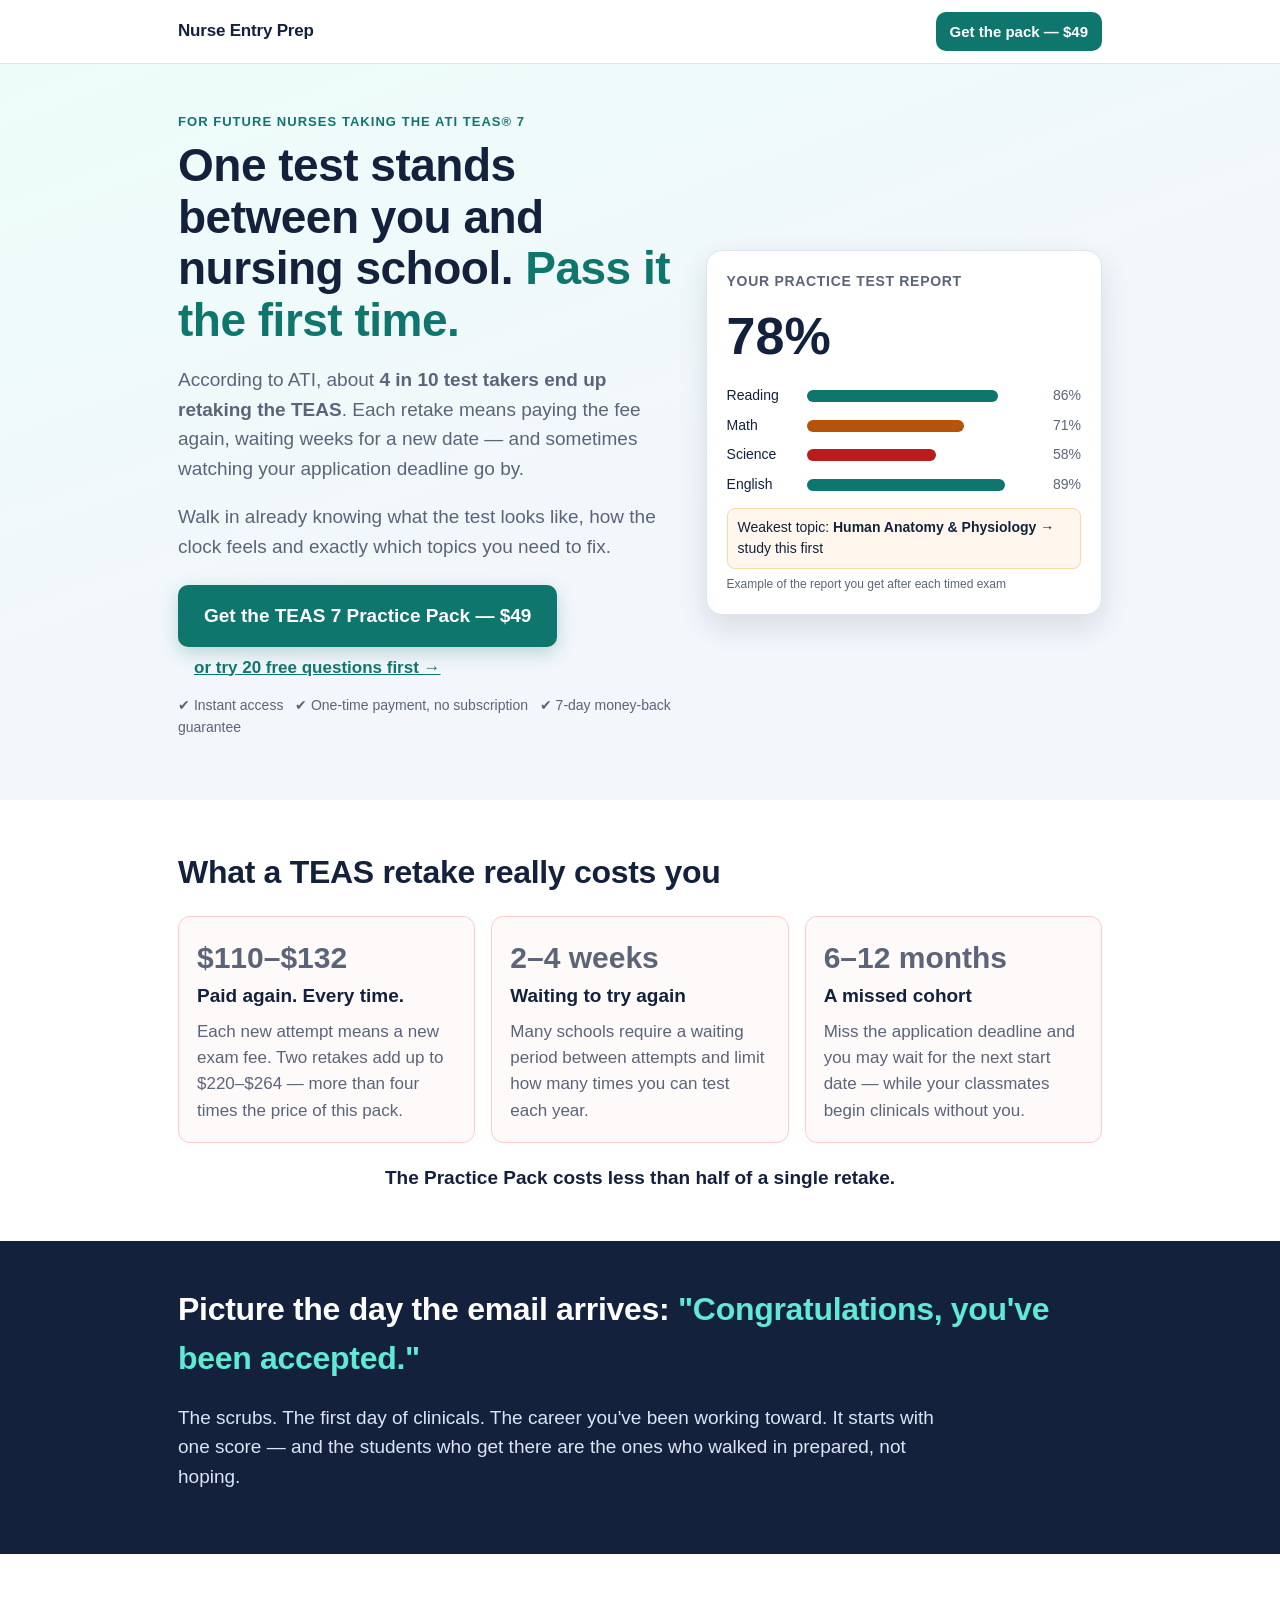
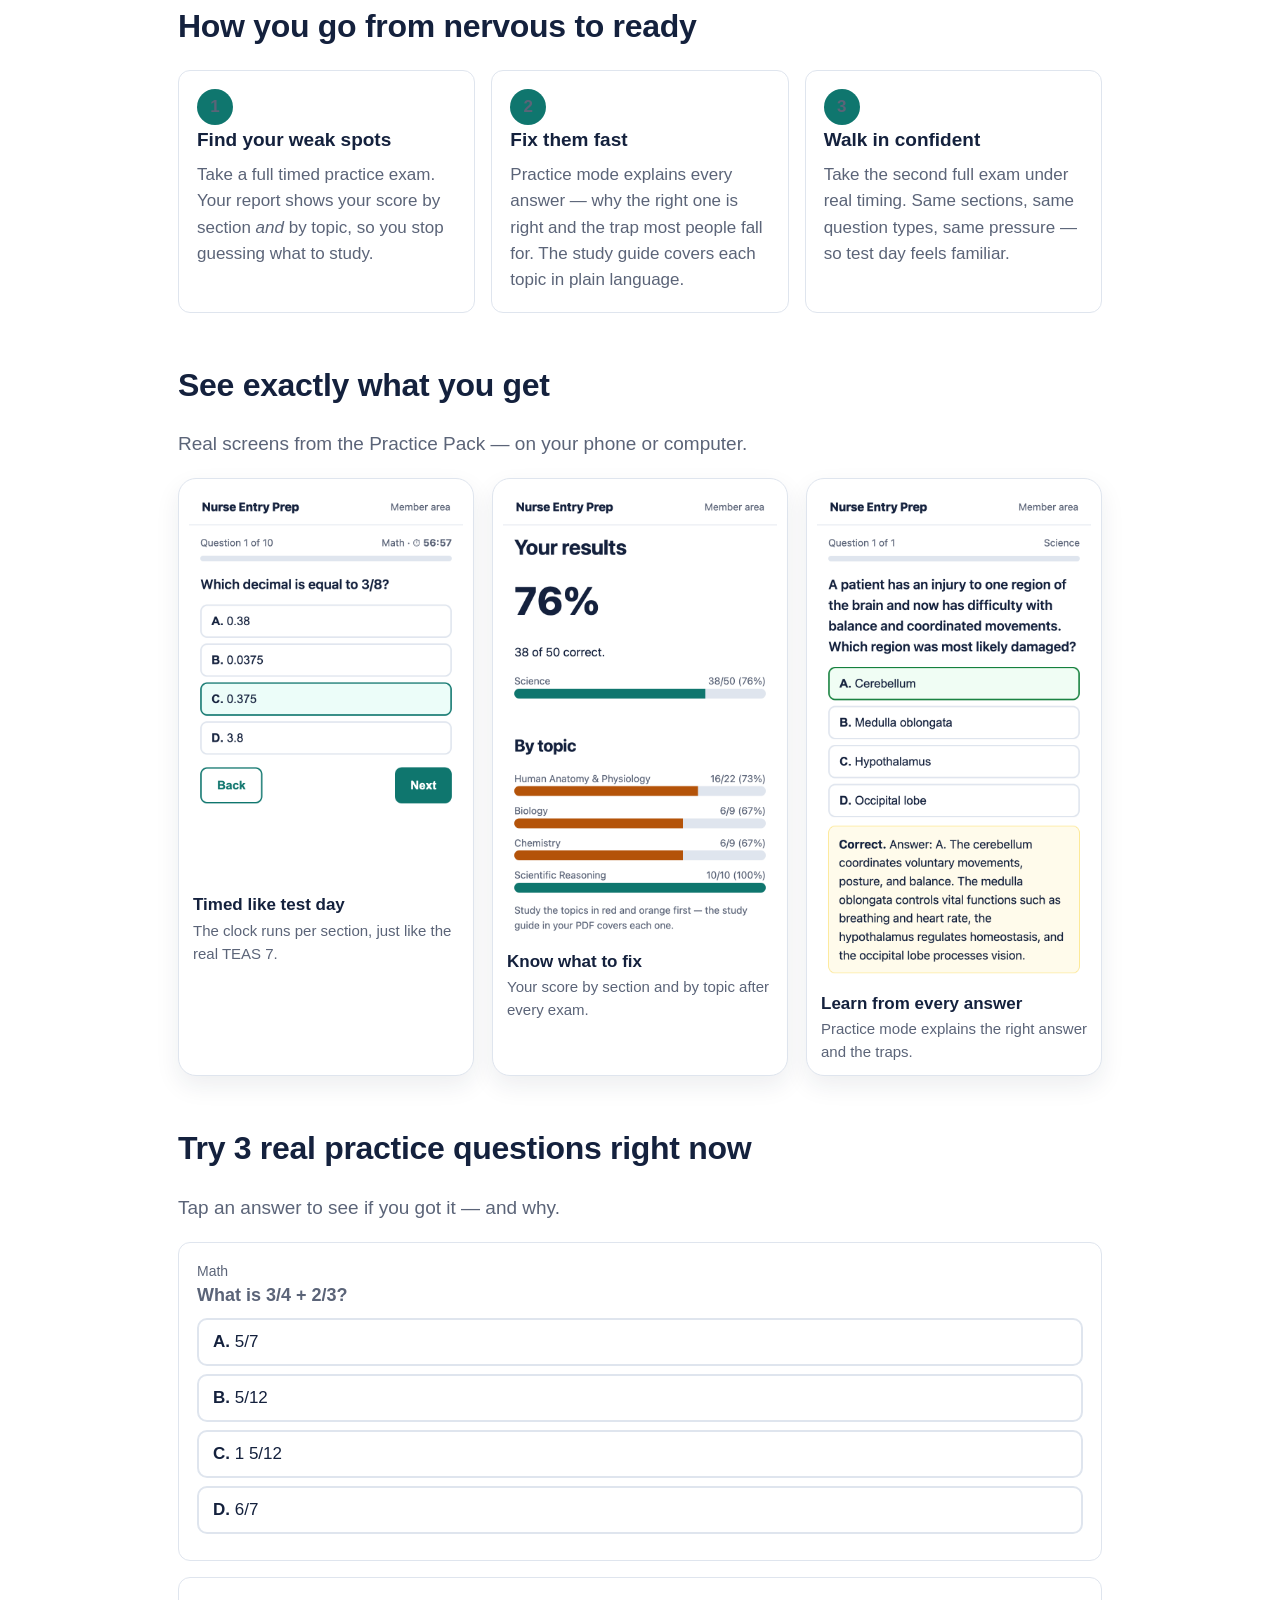
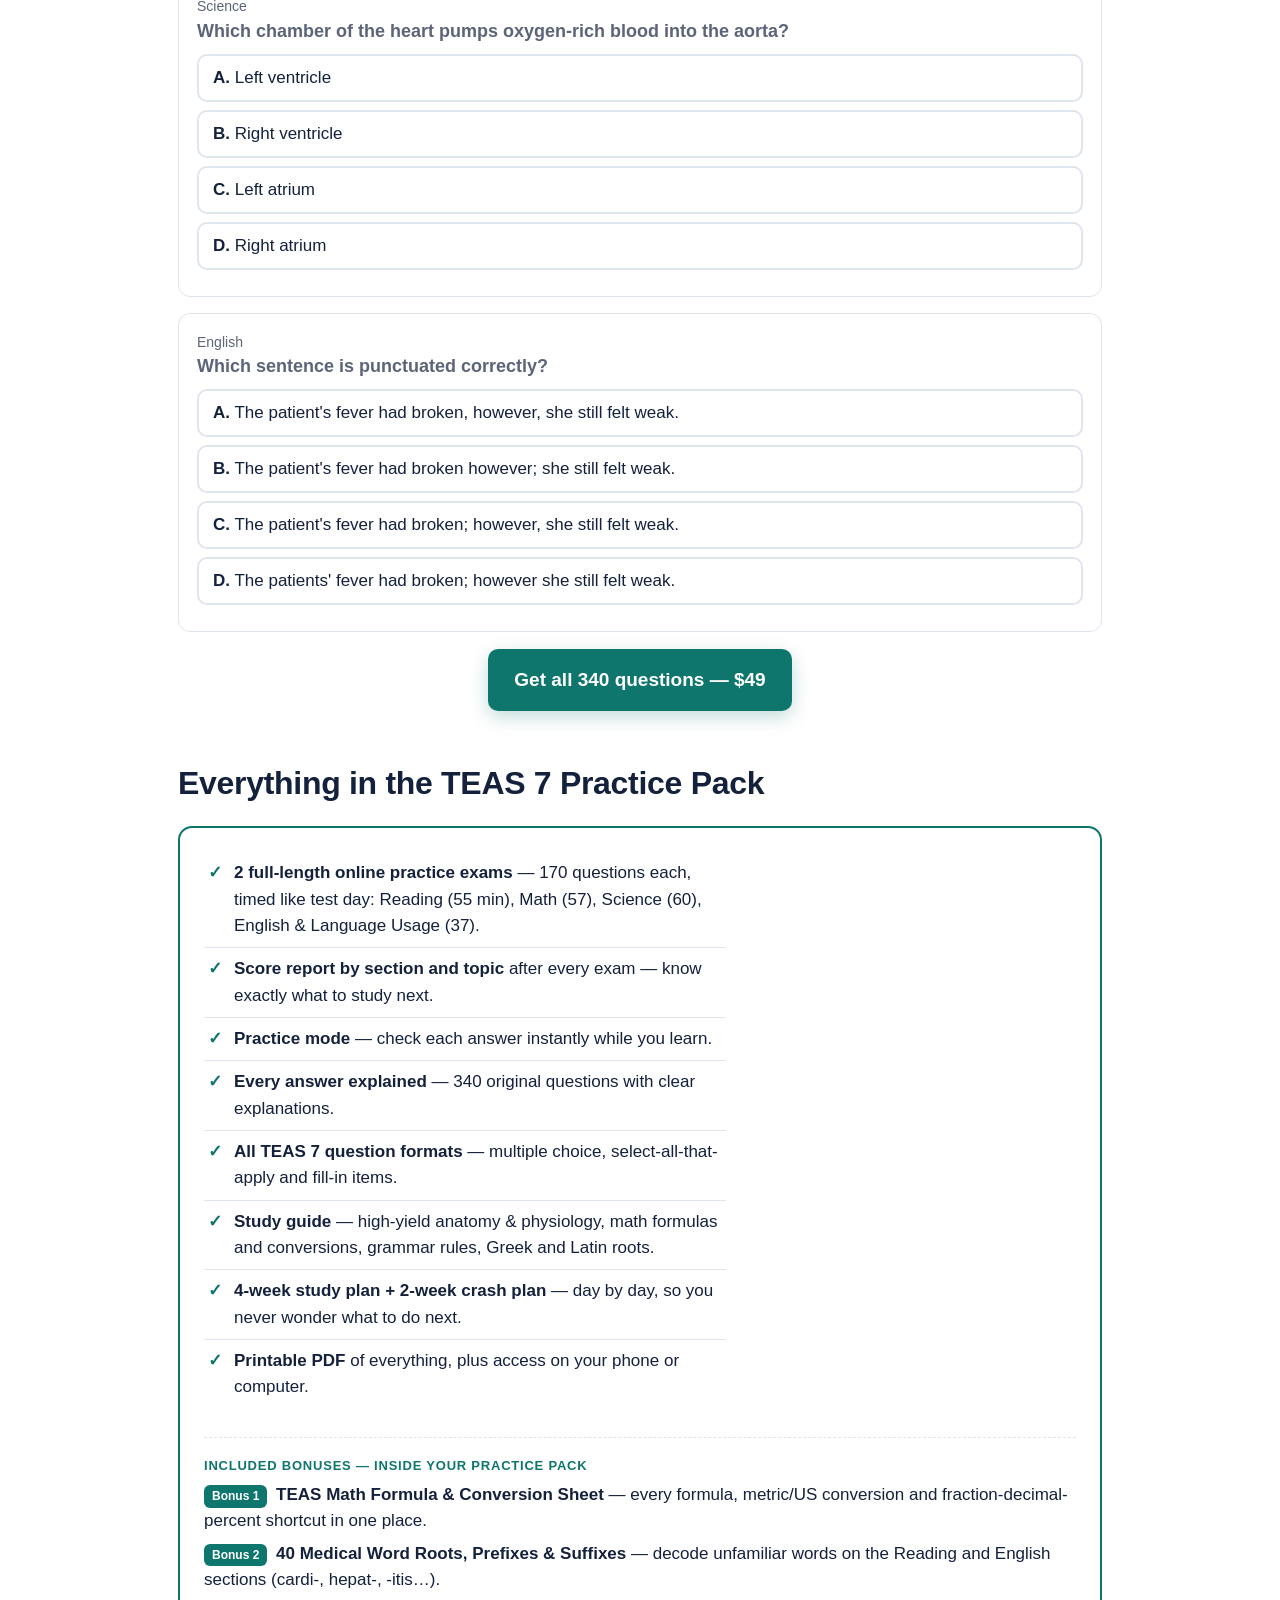
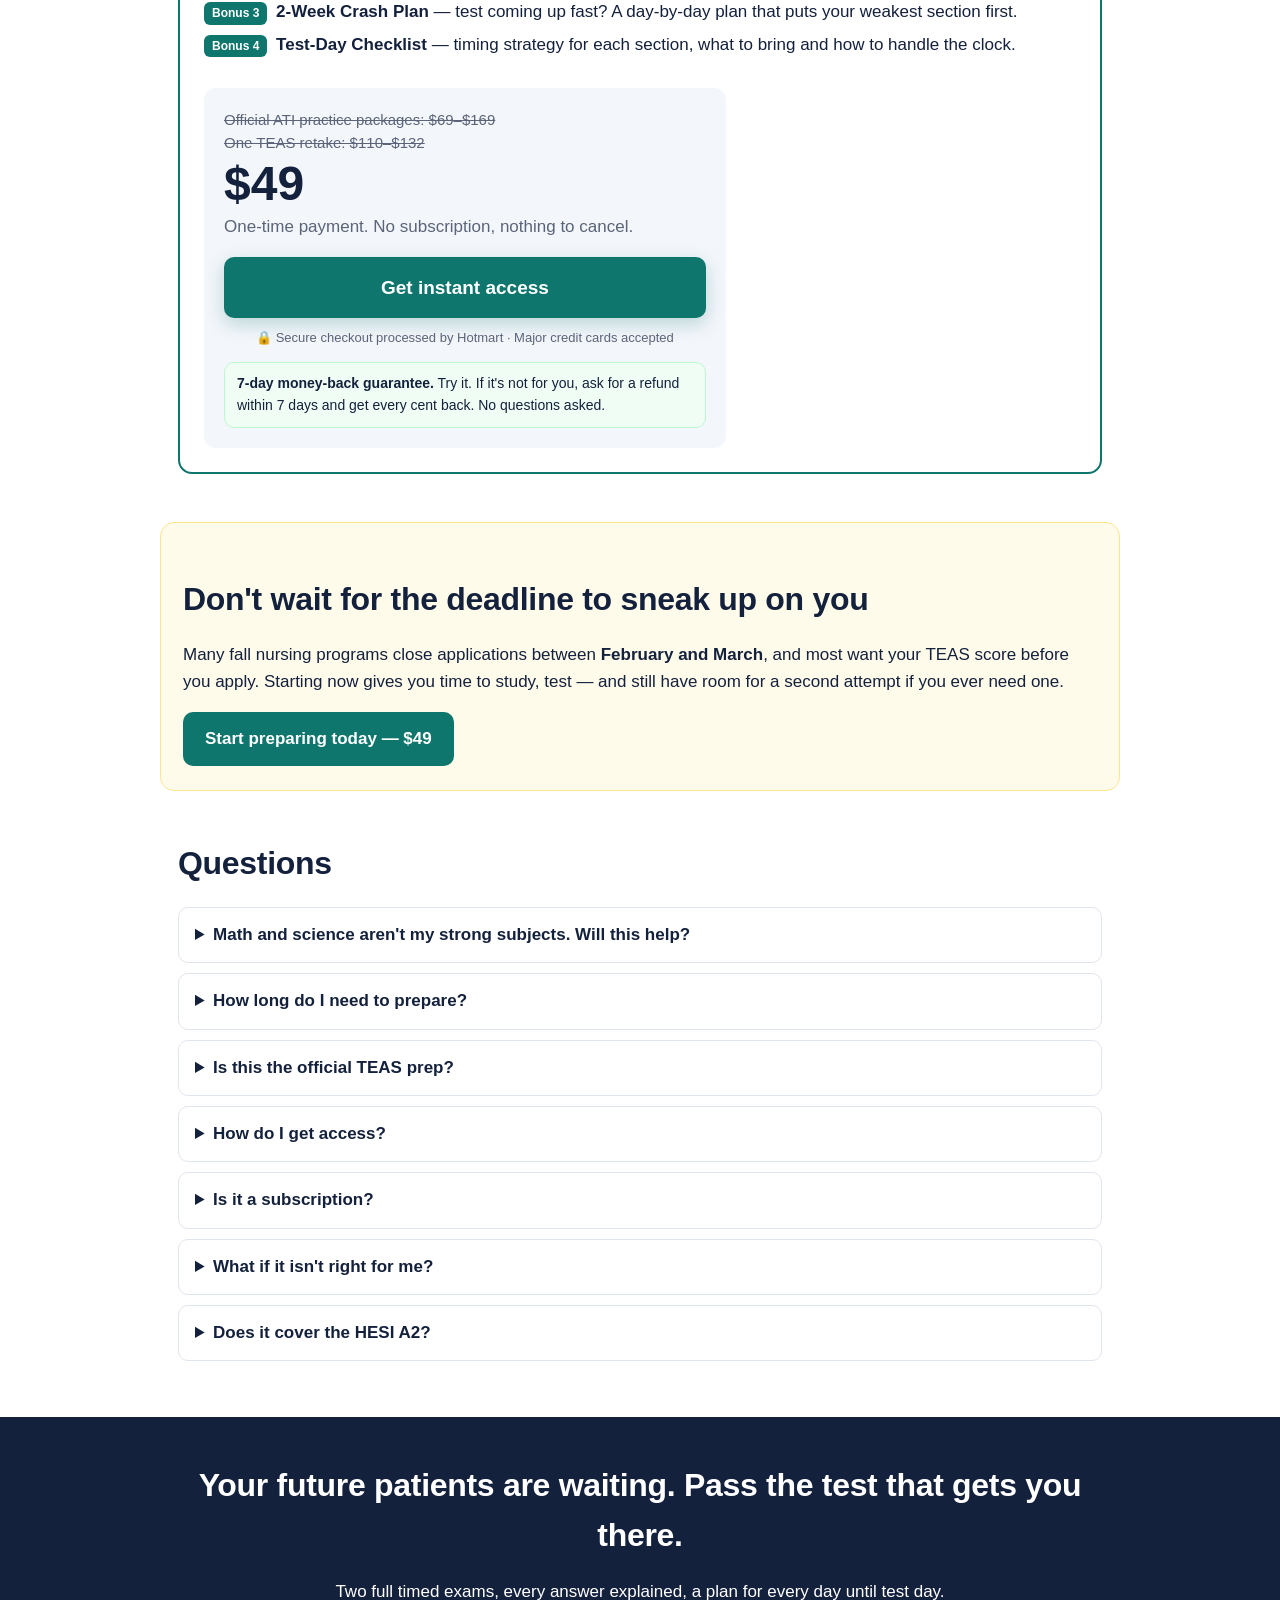
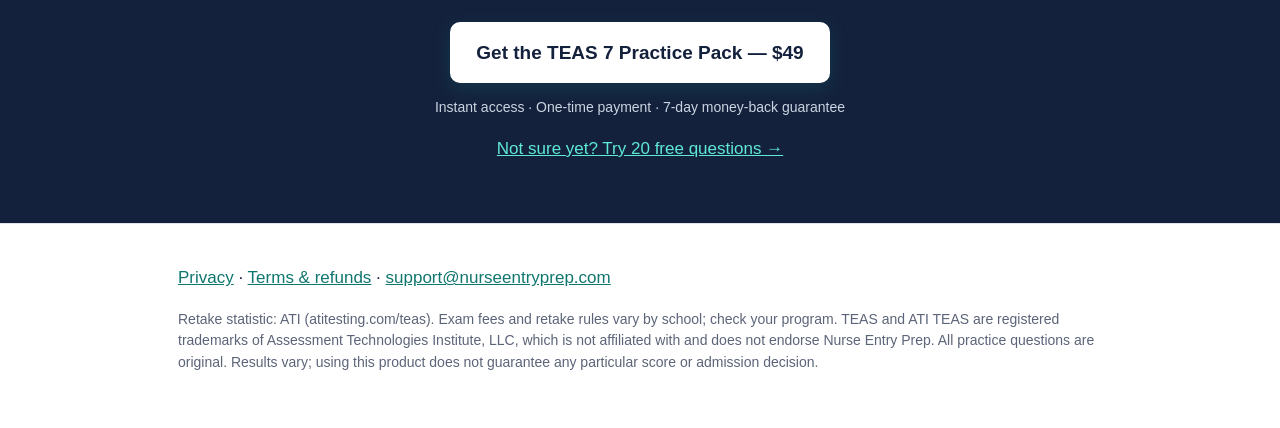
<file: index.html>
<!doctype html>
<html lang="en">
<head>
<meta charset="utf-8">
<meta name="viewport" content="width=device-width, initial-scale=1">
<title>TEAS 7 Practice Tests &amp; Study Guide | Nurse Entry Prep</title>
<meta name="description" content="Pass the TEAS 7 the first time. Two full-length timed practice exams with score reports, every answer explained, study guide and 4-week plan. One-time $49.">
<link rel="canonical" href="https://nurseentryprep.com/">
<link rel="stylesheet" href="style.css?v=6">
<script async src="https://www.googletagmanager.com/gtag/js?id=AW-18529758132"></script>
<script>window.dataLayer=window.dataLayer||[];function gtag(){dataLayer.push(arguments);}gtag('js',new Date());gtag('config','AW-18529758132');</script>
<link rel="icon" href="/favicon.svg" type="image/svg+xml">
<link rel="icon" href="/favicon.png" type="image/png">
<link rel="apple-touch-icon" href="/apple-touch-icon.png">
<meta property="og:site_name" content="Nurse Entry Prep">
<meta property="og:title" content="TEAS 7 Practice Tests &amp; Study Guide | Nurse Entry Prep">
<meta property="og:description" content="Two full-length timed TEAS 7 practice exams with score reports, every answer explained, study guide and 4-week plan. One-time $49.">
<meta property="og:image" content="https://nurseentryprep.com/img/og.png">
<meta property="og:type" content="website">
<meta name="twitter:card" content="summary_large_image">
</head>
<body>
<header class="top">
  <div class="wrap row">
    <a class="brand" href="index.html">Nurse Entry Prep</a>
    <a class="btn small" href="https://pay.hotmart.com/X108135579B" data-checkout>Get the pack — $49</a>
  </div>
</header>

<main>
<section class="hero hero2">
  <div class="wrap hero-grid">
    <div>
      <p class="eyebrow">For future nurses taking the ATI TEAS® 7</p>
      <h1>One test stands between you and nursing school. <span class="hl">Pass it the first time.</span></h1>
      <p class="lead">According to ATI, about <strong>4 in 10 test takers end up retaking the TEAS</strong>. Each retake means paying the fee again, waiting weeks for a new date — and sometimes watching your application deadline go by.</p>
      <p class="lead">Walk in already knowing what the test looks like, how the clock feels and exactly which topics you need to fix.</p>
      <div class="cta-row">
        <a class="btn big" href="https://pay.hotmart.com/X108135579B" data-checkout>Get the TEAS 7 Practice Pack — $49</a>
        <a class="link" href="diagnostic.html">or try 20 free questions first →</a>
      </div>
      <p class="fine">✔ Instant access &nbsp; ✔ One-time payment, no subscription &nbsp; ✔ 7-day money-back guarantee</p>
    </div>
    <div class="report-mock" aria-label="Example score report">
      <p class="mock-title">Your practice test report</p>
      <div class="mock-score">78%</div>
      <div class="mbar"><span>Reading</span><b style="width:86%"></b><em>86%</em></div>
      <div class="mbar"><span>Math</span><b class="mid" style="width:71%"></b><em>71%</em></div>
      <div class="mbar"><span>Science</span><b class="low" style="width:58%"></b><em>58%</em></div>
      <div class="mbar"><span>English</span><b style="width:89%"></b><em>89%</em></div>
      <p class="mock-tip">Weakest topic: <strong>Human Anatomy &amp; Physiology</strong> → study this first</p>
      <p class="mock-note">Example of the report you get after each timed exam</p>
    </div>
  </div>
</section>

<section class="wrap pain">
  <h2>What a TEAS retake really costs you</h2>
  <div class="grid3">
    <div class="card warn"><p class="big-num">$110–$132</p><h3>Paid again. Every time.</h3><p>Each new attempt means a new exam fee. Two retakes add up to $220–$264 — more than four times the price of this pack.</p></div>
    <div class="card warn"><p class="big-num">2–4 weeks</p><h3>Waiting to try again</h3><p>Many schools require a waiting period between attempts and limit how many times you can test each year.</p></div>
    <div class="card warn"><p class="big-num">6–12 months</p><h3>A missed cohort</h3><p>Miss the application deadline and you may wait for the next start date — while your classmates begin clinicals without you.</p></div>
  </div>
  <p class="center strong">The Practice Pack costs less than half of a single retake.</p>
</section>

<section class="dream">
  <div class="wrap">
    <h2>Picture the day the email arrives: <em>"Congratulations, you've been accepted."</em></h2>
    <p>The scrubs. The first day of clinicals. The career you've been working toward. It starts with one score — and the students who get there are the ones who walked in prepared, not hoping.</p>
  </div>
</section>

<section class="wrap how">
  <h2>How you go from nervous to ready</h2>
  <div class="grid3 steps">
    <div class="card"><p class="step">1</p><h3>Find your weak spots</h3><p>Take a full timed practice exam. Your report shows your score by section <em>and</em> by topic, so you stop guessing what to study.</p></div>
    <div class="card"><p class="step">2</p><h3>Fix them fast</h3><p>Practice mode explains every answer — why the right one is right and the trap most people fall for. The study guide covers each topic in plain language.</p></div>
    <div class="card"><p class="step">3</p><h3>Walk in confident</h3><p>Take the second full exam under real timing. Same sections, same question types, same pressure — so test day feels familiar.</p></div>
  </div>
</section>

<section class="wrap shots">
  <h2>See exactly what you get</h2>
  <p class="lead">Real screens from the Practice Pack — on your phone or computer.</p>
  <div class="shots-grid">
    <figure><img src="img/shot-exam.png" alt="Timed TEAS 7 practice exam question on a phone" loading="lazy" width="390" height="280"><figcaption><strong>Timed like test day</strong>The clock runs per section, just like the real TEAS 7.</figcaption></figure>
    <figure><img src="img/shot-report.png" alt="Score report by section and topic" loading="lazy" width="390" height="320"><figcaption><strong>Know what to fix</strong>Your score by section and by topic after every exam.</figcaption></figure>
    <figure><img src="img/shot-practice.png" alt="Practice mode with answer explanation" loading="lazy" width="390" height="350"><figcaption><strong>Learn from every answer</strong>Practice mode explains the right answer and the traps.</figcaption></figure>
  </div>
</section>

<section class="wrap sample" id="sample">
  <h2>Try 3 real practice questions right now</h2>
  <p class="lead">Tap an answer to see if you got it — and why.</p>
  <div id="sampleq"></div>
  <p class="center"><a class="btn big" href="https://pay.hotmart.com/X108135579B" data-checkout>Get all 340 questions — $49</a></p>
</section>

<section class="wrap pack" id="pack">
  <h2>Everything in the TEAS 7 Practice Pack</h2>
  <div class="pack-box">
    <ul class="checks">
      <li><strong>2 full-length online practice exams</strong> — 170 questions each, timed like test day: Reading (55 min), Math (57), Science (60), English &amp; Language Usage (37).</li>
      <li><strong>Score report by section and topic</strong> after every exam — know exactly what to study next.</li>
      <li><strong>Practice mode</strong> — check each answer instantly while you learn.</li>
      <li><strong>Every answer explained</strong> — 340 original questions with clear explanations.</li>
      <li><strong>All TEAS 7 question formats</strong> — multiple choice, select-all-that-apply and fill-in items.</li>
      <li><strong>Study guide</strong> — high-yield anatomy &amp; physiology, math formulas and conversions, grammar rules, Greek and Latin roots.</li>
      <li><strong>4-week study plan + 2-week crash plan</strong> — day by day, so you never wonder what to do next.</li>
      <li><strong>Printable PDF</strong> of everything, plus access on your phone or computer.</li>
    </ul>
    <div class="bonuses">
      <p class="bonus-title">Included bonuses — inside your Practice Pack</p>
      <p><span class="bonus-tag">Bonus 1</span> <strong>TEAS Math Formula &amp; Conversion Sheet</strong> — every formula, metric/US conversion and fraction-decimal-percent shortcut in one place.</p>
      <p><span class="bonus-tag">Bonus 2</span> <strong>40 Medical Word Roots, Prefixes &amp; Suffixes</strong> — decode unfamiliar words on the Reading and English sections (cardi-, hepat-, -itis…).</p>
      <p><span class="bonus-tag">Bonus 3</span> <strong>2-Week Crash Plan</strong> — test coming up fast? A day-by-day plan that puts your weakest section first.</p>
      <p><span class="bonus-tag">Bonus 4</span> <strong>Test-Day Checklist</strong> — timing strategy for each section, what to bring and how to handle the clock.</p>
    </div>
    <div class="price">
      <p class="anchor">Official ATI practice packages: $69–$169<br>One TEAS retake: $110–$132</p>
      <p class="amount">$49</p>
      <p class="sub">One-time payment. No subscription, nothing to cancel.</p>
      <a class="btn wide big" href="https://pay.hotmart.com/X108135579B" data-checkout>Get instant access</a>
      <p class="secure">🔒 Secure checkout processed by Hotmart · Major credit cards accepted</p>
      <div class="guarantee"><strong>7-day money-back guarantee.</strong> Try it. If it's not for you, ask for a refund within 7 days and get every cent back. No questions asked.</div>
    </div>
  </div>
</section>

<section class="wrap urgency">
  <h2>Don't wait for the deadline to sneak up on you</h2>
  <p>Many fall nursing programs close applications between <strong>February and March</strong>, and most want your TEAS score before you apply. Starting now gives you time to study, test — and still have room for a second attempt if you ever need one.</p>
  <a class="btn" href="https://pay.hotmart.com/X108135579B" data-checkout>Start preparing today — $49</a>
</section>

<section class="wrap faq">
  <h2>Questions</h2>
  <details><summary>Math and science aren't my strong subjects. Will this help?</summary><p>That's exactly who it's for. Your first report shows which topics are pulling your score down, the explanations walk you through each answer step by step, and the study guide covers the formulas and body systems in plain language.</p></details>
  <details><summary>How long do I need to prepare?</summary><p>The 4-week plan works for most people. If your test is close, follow the 2-week crash plan and focus on your lowest section first.</p></details>
  <details><summary>Is this the official TEAS prep?</summary><p>No — and that's why it costs $49 instead of $69–$169. Nurse Entry Prep is an independent study product. Our 340 questions are original and written to match the published TEAS 7 content areas. They are not actual exam questions.</p></details>
  <details><summary>How do I get access?</summary><p>Instantly. Right after payment you receive an email with your access link and code. Works on phone and computer.</p></details>
  <details><summary>Is it a subscription?</summary><p>No. You pay once. There is nothing to cancel.</p></details>
  <details><summary>What if it isn't right for me?</summary><p>Ask for a refund within 7 days of purchase and you get your money back. No questions asked.</p></details>
  <details><summary>Does it cover the HESI A2?</summary><p>This pack is built for the TEAS 7. Many topics overlap with other nursing entrance exams, but the format and timing follow the TEAS 7.</p></details>
</section>

<section class="final">
  <div class="wrap">
    <h2>Your future patients are waiting. Pass the test that gets you there.</h2>
    <p>Two full timed exams, every answer explained, a plan for every day until test day.</p>
    <a class="btn big" href="https://pay.hotmart.com/X108135579B" data-checkout>Get the TEAS 7 Practice Pack — $49</a>
    <p class="fine light">Instant access · One-time payment · 7-day money-back guarantee</p>
    <p><a class="light-link" href="diagnostic.html">Not sure yet? Try 20 free questions →</a></p>
  </div>
</section>
</main>

<div class="sticky-cta"><a class="btn wide" href="https://pay.hotmart.com/X108135579B" data-checkout>Get the Practice Pack — $49</a></div>

<footer class="foot">
  <div class="wrap">
    <p><a href="privacy.html">Privacy</a> · <a href="terms.html">Terms &amp; refunds</a> · <a href="mailto:support@nurseentryprep.com">support@nurseentryprep.com</a></p>
    <p class="fine">Retake statistic: ATI (atitesting.com/teas). Exam fees and retake rules vary by school; check your program. TEAS and ATI TEAS are registered trademarks of Assessment Technologies Institute, LLC, which is not affiliated with and does not endorse Nurse Entry Prep. All practice questions are original. Results vary; using this product does not guarantee any particular score or admission decision.</p>
  </div>
</footer>
<script src="sample.js?v=1"></script>
<script src="track.js?v=6"></script>
</body>
</html>
</file>
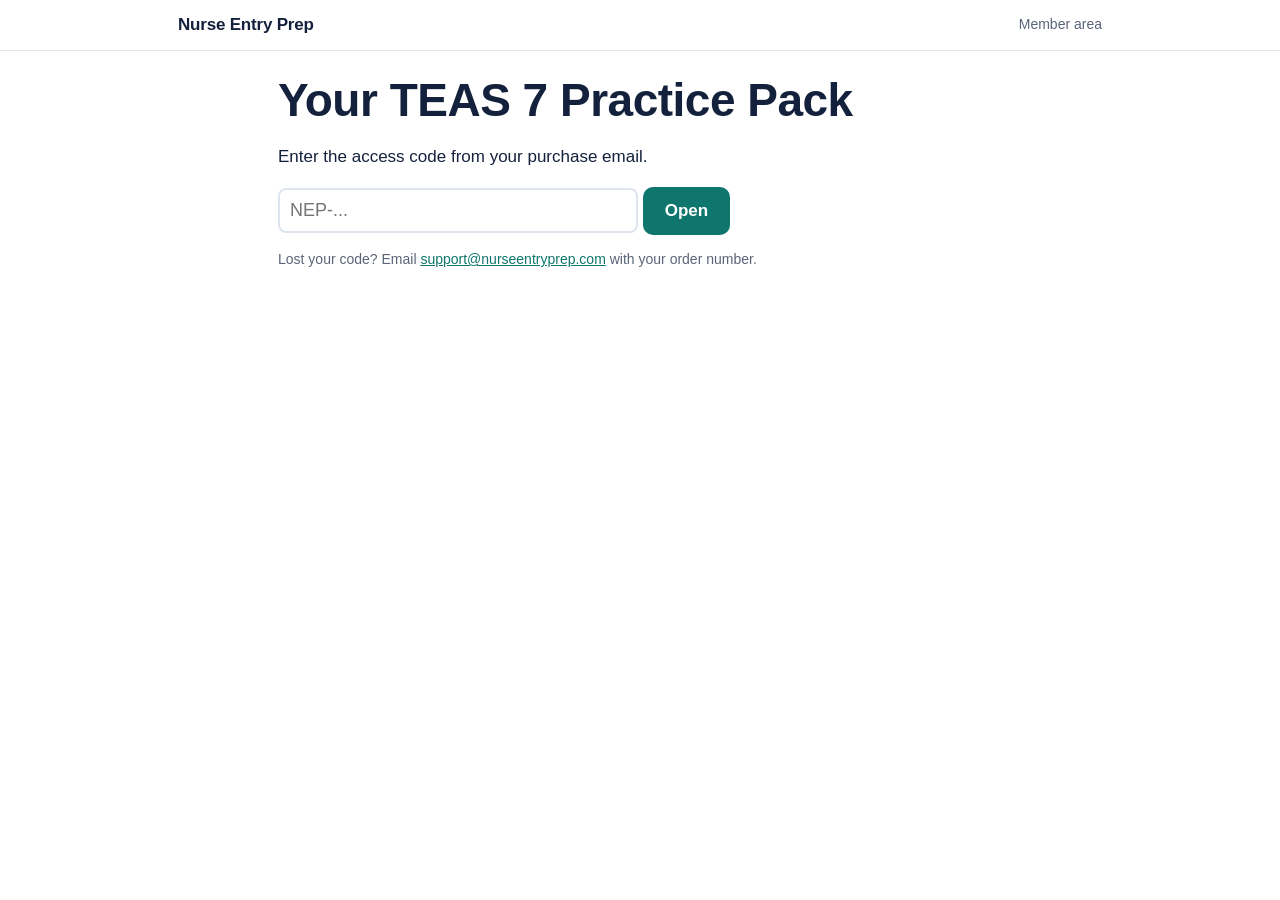
<file: app/index.html>
<!doctype html>
<html lang="en">
<head>
<meta charset="utf-8">
<meta name="viewport" content="width=device-width, initial-scale=1">
<meta name="robots" content="noindex, nofollow">
<title>Your TEAS 7 Practice Pack | Nurse Entry Prep</title>
<link rel="stylesheet" href="../style.css?v=6">
<link rel="icon" href="/favicon.svg" type="image/svg+xml">
<link rel="icon" href="/favicon.png" type="image/png">
<link rel="apple-touch-icon" href="/apple-touch-icon.png">
</head>
<body>
<header class="top"><div class="wrap row"><a class="brand" href="../index.html">Nurse Entry Prep</a><span class="fine">Member area</span></div></header>
<main class="quiz" id="quiz">
  <h1>Your TEAS 7 Practice Pack</h1>
  <p>Enter the access code from your purchase email.</p>
  <form id="f"><input class="fill" id="code" autocomplete="off" placeholder="NEP-..." style="width:100%;max-width:360px"> <button class="btn" type="submit">Open</button></form>
  <p class="fine" id="msg"></p>
  <p class="fine">Lost your code? Email <a href="mailto:support@nurseentryprep.com">support@nurseentryprep.com</a> with your order number.</p>
</main>
<script src="../quiz.js?v=6"></script>
<script>
(function () {
  const root = document.getElementById('quiz');
  const b = (s) => Uint8Array.from(atob(s), (c) => c.charCodeAt(0));
  async function open(code) {
    const box = await fetch('pack.enc.json').then((r) => r.json());
    const base = await crypto.subtle.importKey('raw', new TextEncoder().encode(code), 'PBKDF2', false, ['deriveKey']);
    const key = await crypto.subtle.deriveKey({ name: 'PBKDF2', salt: b(box.salt), iterations: 200000, hash: 'SHA-256' }, base, { name: 'AES-GCM', length: 256 }, false, ['decrypt']);
    const pt = await crypto.subtle.decrypt({ name: 'AES-GCM', iv: b(box.iv) }, key, b(box.ct));
    return JSON.parse(new TextDecoder().decode(pt));
  }
  const MIN = { 'Reading': 55, 'Math': 57, 'Science': 60, 'English & Language Usage': 37 };
  function backLink(pack) {
    const back = document.createElement('p');
    back.innerHTML = '<a href="#" id="back">← Back to all tests</a>';
    root.parentNode.insertBefore(back, root);
    back.querySelector('#back').addEventListener('click', (e) => { e.preventDefault(); back.remove(); menu(pack); });
  }
  function runSection(pack, t, i, mode, chain, totals) {
    const s = pack[t].sections[i];
    const last = i === pack[t].sections.length - 1;
    const opts = { mode, minutes: mode === 'exam' ? MIN[s.name] : 0 };
    if (chain) {
      opts.nextLabel = last ? 'See my full test report' : 'Start next section: ' + pack[t].sections[i + 1].name;
      opts.onNext = (r) => {
        totals.push({ name: s.name, right: r.right, total: r.total });
        if (!last) runSection(pack, t, i + 1, mode, chain, totals);
        else report(totals);
      };
    }
    window.runQuiz(root, { section: s.name, passages: s.passages, questions: s.questions }, opts);
    window.scrollTo(0, 0);
  }
  function report(totals) {
    const R = totals.reduce((a, x) => a + x.right, 0), T = totals.reduce((a, x) => a + x.total, 0);
    let h = `<h1>Full practice test report</h1><div class="score-big">${Math.round(R / T * 100)}%</div><p>${R} of ${T} correct.</p><div class="bars">`;
    totals.forEach((x) => { const p = Math.round(x.right / x.total * 100); h += `<div class="bar"><div class="qmeta"><span>${x.name}</span><span>${x.right}/${x.total} (${p}%)</span></div><div class="track"><div class="fill ${p < 50 ? 'low' : p < 75 ? 'mid' : ''}" style="width:${p}%"></div></div></div>`; });
    h += '</div><p class="fine">Schools set their own TEAS score requirements. Check your program\'s minimum and focus your study on your lowest section first.</p>';
    root.innerHTML = h;
  }
  function menu(pack) {
    let h = '<h1>Your TEAS 7 Practice Pack</h1><p><strong>Exam mode</strong> works like test day: timed sections, no answers shown until the end, then a score by section and topic. <strong>Practice mode</strong> checks each answer as you go, with the explanation.</p>';
    for (const t of ['A', 'B']) {
      h += `<h2>Practice Test ${t}</h2><button class="btn wide" data-full="${t}">Take the full timed test (170 questions · 209 min)</button><p class="fine" style="margin:14px 0 4px">Or one section at a time:</p>`;
      pack[t].sections.forEach((s, i) => {
        h += `<div class="choice" style="cursor:default"><strong>${s.name}</strong> — ${s.questions.length} questions<br>
          <button class="btn small" data-t="${t}" data-i="${i}" data-m="exam">Exam mode · ${MIN[s.name]} min</button>
          <button class="btn small ghost" data-t="${t}" data-i="${i}" data-m="practice">Practice mode</button></div>`;
      });
    }
    h += '<h2>Printable PDF</h2><p>Both practice tests, the answer keys with explanations and the full study guide (about 160 pages).</p><button class="btn ghost" id="pdf">Download the PDF</button> <span class="fine" id="pdfmsg"></span>';
    root.innerHTML = h;
    document.getElementById('pdf').addEventListener('click', downloadPdf);
    root.querySelectorAll('[data-full]').forEach((b) => b.addEventListener('click', () => { backLink(pack); runSection(pack, b.dataset.full, 0, 'exam', true, []); }));
    root.querySelectorAll('[data-m]').forEach((b) => b.addEventListener('click', () => { backLink(pack); runSection(pack, b.dataset.t, +b.dataset.i, b.dataset.m, false); }));
  }
  let CODE = '';
  async function downloadPdf() {
    const m = document.getElementById('pdfmsg'); m.textContent = 'Preparing your PDF…';
    try {
      const buf = new Uint8Array(await fetch('pack.pdf.enc').then((r) => r.arrayBuffer()));
      const base = await crypto.subtle.importKey('raw', new TextEncoder().encode(CODE), 'PBKDF2', false, ['deriveKey']);
      const key = await crypto.subtle.deriveKey({ name: 'PBKDF2', salt: buf.slice(0, 16), iterations: 200000, hash: 'SHA-256' }, base, { name: 'AES-GCM', length: 256 }, false, ['decrypt']);
      const pt = await crypto.subtle.decrypt({ name: 'AES-GCM', iv: buf.slice(16, 28) }, key, buf.slice(28));
      const a = document.createElement('a');
      a.href = URL.createObjectURL(new Blob([pt], { type: 'application/pdf' }));
      a.download = 'TEAS7-Practice-Pack-NurseEntryPrep.pdf';
      document.body.appendChild(a); a.click(); a.remove();
      m.textContent = 'Done. Check your downloads.';
    } catch (e) { m.textContent = 'Download failed. Please try again or email support.'; }
  }
  async function go(code) {
    try {
      const pack = await open(code.trim());
      CODE = code.trim();
      try { localStorage.setItem('nep_code', code.trim()); } catch (e) {}
      menu(pack);
    } catch (e) {
      document.getElementById('msg').textContent = 'That code did not work. Check it and try again.';
    }
  }
  document.getElementById('f').addEventListener('submit', (e) => { e.preventDefault(); go(document.getElementById('code').value); });
  const fromHash = new URLSearchParams(location.hash.slice(1)).get('code');
  let saved = null; try { saved = localStorage.getItem('nep_code'); } catch (e) {}
  if (fromHash || saved) go(fromHash || saved);
})();
</script>
</body>
</html>
</file>
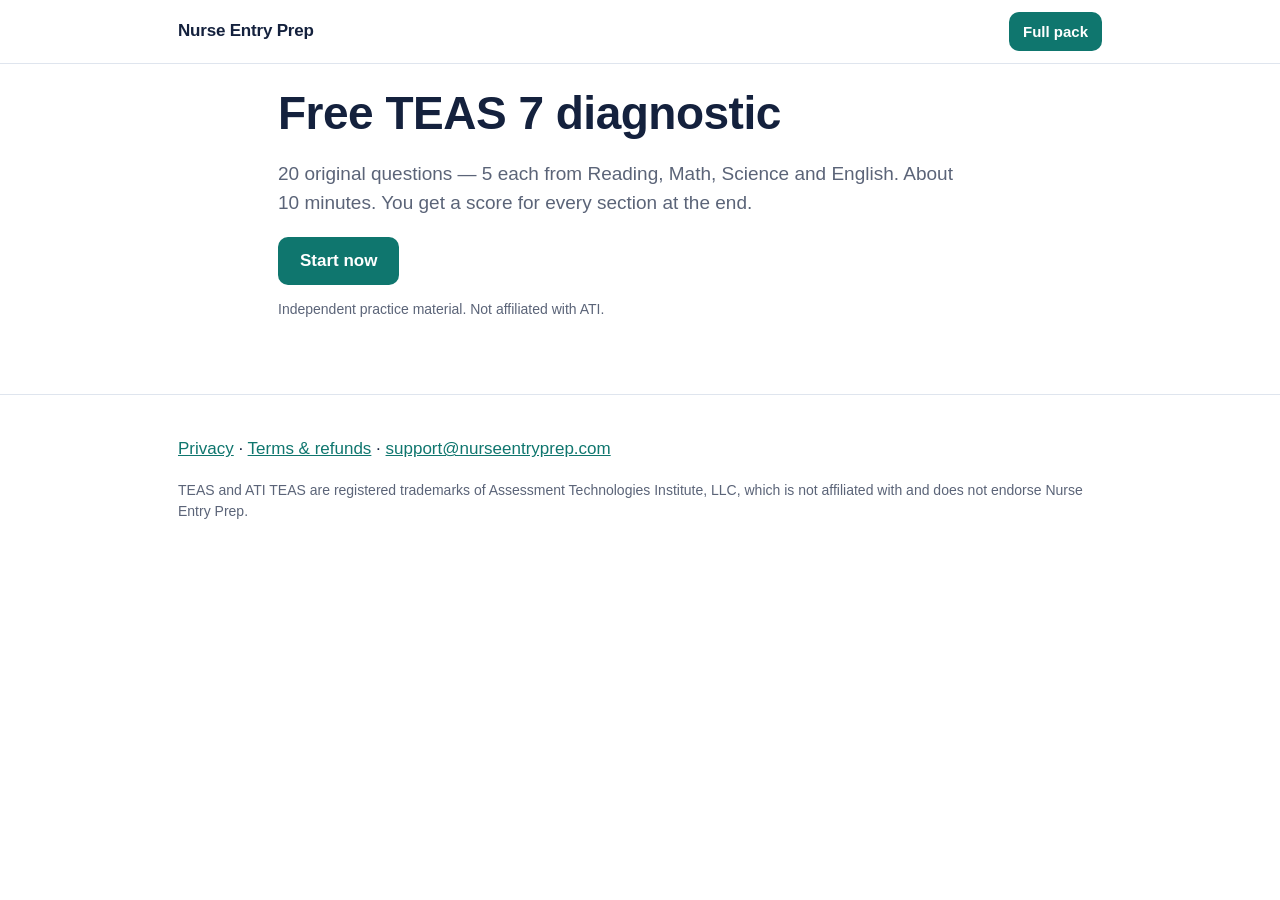
<file: diagnostic.html>
<!doctype html>
<html lang="en">
<head>
<meta charset="utf-8">
<meta name="viewport" content="width=device-width, initial-scale=1">
<title>Free TEAS 7 Diagnostic Test (20 Questions) | Nurse Entry Prep</title>
<meta name="description" content="Free 20-question TEAS 7-style diagnostic with a score for Reading, Math, Science and English. No sign-up.">
<link rel="stylesheet" href="style.css?v=6">
<script async src="https://www.googletagmanager.com/gtag/js?id=AW-18529758132"></script>
<script>window.dataLayer=window.dataLayer||[];function gtag(){dataLayer.push(arguments);}gtag('js',new Date());gtag('config','AW-18529758132');</script>
<link rel="icon" href="/favicon.svg" type="image/svg+xml">
<link rel="icon" href="/favicon.png" type="image/png">
<link rel="apple-touch-icon" href="/apple-touch-icon.png">
<meta property="og:site_name" content="Nurse Entry Prep">
<meta property="og:title" content="TEAS 7 Practice Tests &amp; Study Guide | Nurse Entry Prep">
<meta property="og:description" content="Two full-length timed TEAS 7 practice exams with score reports, every answer explained, study guide and 4-week plan. One-time $49.">
<meta property="og:image" content="https://nurseentryprep.com/img/og.png">
<meta property="og:type" content="website">
<meta name="twitter:card" content="summary_large_image">
</head>
<body>
<header class="top"><div class="wrap row"><a class="brand" href="index.html">Nurse Entry Prep</a><a class="btn small" href="index.html#pack">Full pack</a></div></header>
<main class="quiz" id="quiz">
  <h1>Free TEAS 7 diagnostic</h1>
  <p class="lead">20 original questions — 5 each from Reading, Math, Science and English. About 10 minutes. You get a score for every section at the end.</p>
  <button class="btn" id="start">Start now</button>
  <p class="fine">Independent practice material. Not affiliated with ATI.</p>
</main>
<footer class="foot"><div class="wrap"><p><a href="privacy.html">Privacy</a> · <a href="terms.html">Terms &amp; refunds</a> · <a href="mailto:support@nurseentryprep.com">support@nurseentryprep.com</a></p>
<p class="fine">TEAS and ATI TEAS are registered trademarks of Assessment Technologies Institute, LLC, which is not affiliated with and does not endorse Nurse Entry Prep.</p></div></footer>
<script src="quiz.js?v=6"></script>
<script src="track.js?v=6"></script>
<script>
document.getElementById('start').addEventListener('click', async () => {
  const data = await fetch('data/diagnostic.json').then(r => r.json());
  window.runQuiz(document.getElementById('quiz'), data, { mode: 'diagnostic', checkout: window.CHECKOUT_URL });
});
</script>
</body>
</html>
</file>
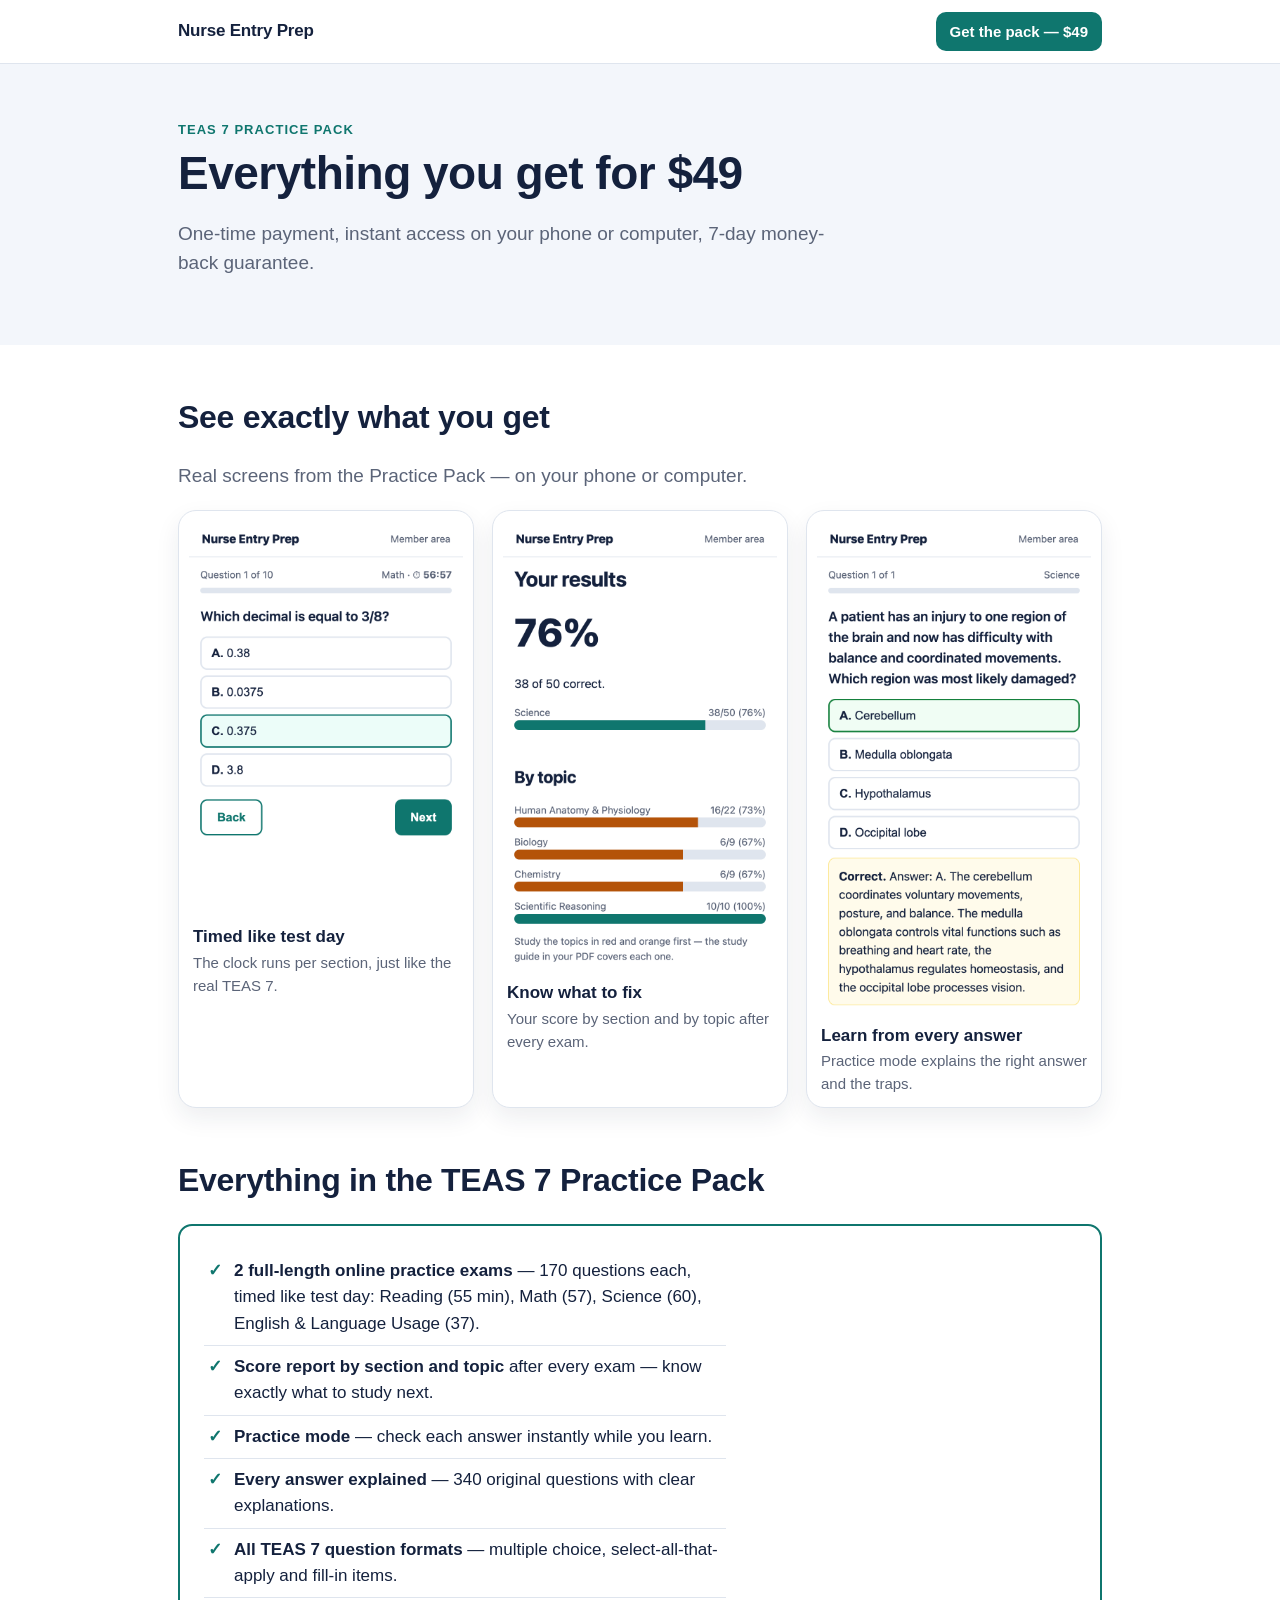
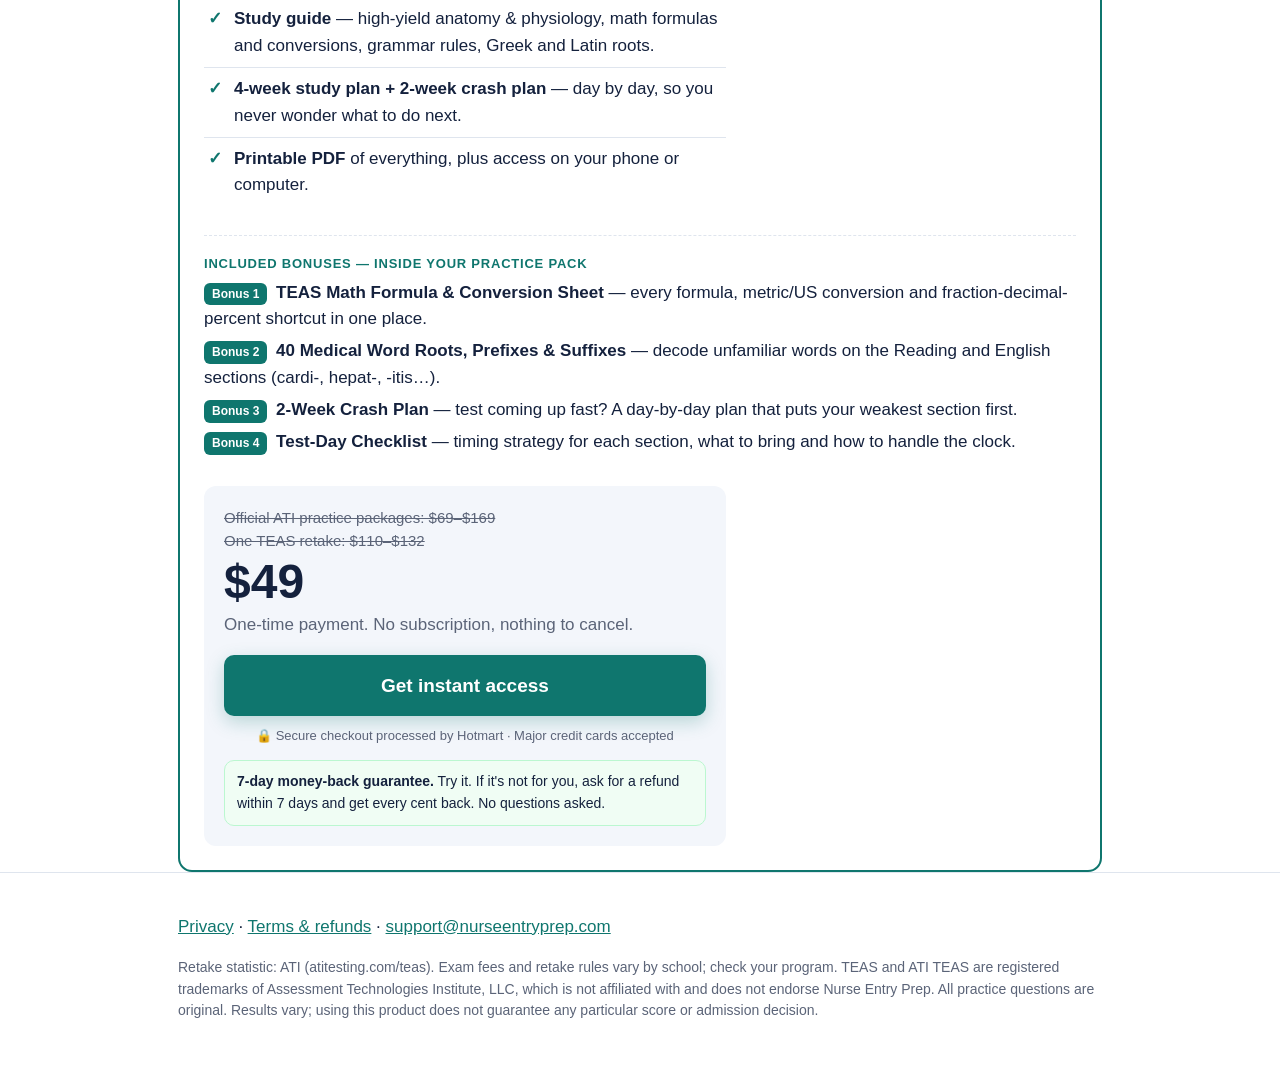
<file: included.html>
<!doctype html>
<html lang="en">
<head>
<meta charset="utf-8">
<meta name="viewport" content="width=device-width, initial-scale=1">
<title>What's Included in the TEAS 7 Practice Pack | Nurse Entry Prep</title>
<meta name="description" content="Two full-length timed TEAS 7 practice exams, score reports by section and topic, 340 explained questions, study guide, 4-week plan and bonuses.">
<link rel="canonical" href="https://nurseentryprep.com/included.html">
<link rel="stylesheet" href="style.css?v=6">
<script async src="https://www.googletagmanager.com/gtag/js?id=AW-18529758132"></script>
<script>window.dataLayer=window.dataLayer||[];function gtag(){dataLayer.push(arguments);}gtag('js',new Date());gtag('config','AW-18529758132');</script>
<link rel="icon" href="/favicon.svg" type="image/svg+xml">
<link rel="icon" href="/favicon.png" type="image/png">
<link rel="apple-touch-icon" href="/apple-touch-icon.png">
<meta property="og:site_name" content="Nurse Entry Prep">
<meta property="og:title" content="TEAS 7 Practice Tests &amp; Study Guide | Nurse Entry Prep">
<meta property="og:description" content="Two full-length timed TEAS 7 practice exams with score reports, every answer explained, study guide and 4-week plan. One-time $49.">
<meta property="og:image" content="https://nurseentryprep.com/img/og.png">
<meta property="og:type" content="website">
<meta name="twitter:card" content="summary_large_image">
</head>
<body>
<header class="top">
  <div class="wrap row">
    <a class="brand" href="index.html">Nurse Entry Prep</a>
    <a class="btn small" href="https://pay.hotmart.com/X108135579B" data-checkout>Get the pack — $49</a>
  </div>
</header>
<main>
<section class="hero"><div class="wrap"><p class="eyebrow">TEAS 7 Practice Pack</p><h1>Everything you get for $49</h1><p class="lead">One-time payment, instant access on your phone or computer, 7-day money-back guarantee.</p></div></section>
<section class="wrap shots">
  <h2>See exactly what you get</h2>
  <p class="lead">Real screens from the Practice Pack — on your phone or computer.</p>
  <div class="shots-grid">
    <figure><img src="img/shot-exam.png" alt="Timed TEAS 7 practice exam question on a phone" loading="lazy" width="390" height="280"><figcaption><strong>Timed like test day</strong>The clock runs per section, just like the real TEAS 7.</figcaption></figure>
    <figure><img src="img/shot-report.png" alt="Score report by section and topic" loading="lazy" width="390" height="320"><figcaption><strong>Know what to fix</strong>Your score by section and by topic after every exam.</figcaption></figure>
    <figure><img src="img/shot-practice.png" alt="Practice mode with answer explanation" loading="lazy" width="390" height="350"><figcaption><strong>Learn from every answer</strong>Practice mode explains the right answer and the traps.</figcaption></figure>
  </div>
</section>
<section class="wrap pack" id="pack">
  <h2>Everything in the TEAS 7 Practice Pack</h2>
  <div class="pack-box">
    <ul class="checks">
      <li><strong>2 full-length online practice exams</strong> — 170 questions each, timed like test day: Reading (55 min), Math (57), Science (60), English &amp; Language Usage (37).</li>
      <li><strong>Score report by section and topic</strong> after every exam — know exactly what to study next.</li>
      <li><strong>Practice mode</strong> — check each answer instantly while you learn.</li>
      <li><strong>Every answer explained</strong> — 340 original questions with clear explanations.</li>
      <li><strong>All TEAS 7 question formats</strong> — multiple choice, select-all-that-apply and fill-in items.</li>
      <li><strong>Study guide</strong> — high-yield anatomy &amp; physiology, math formulas and conversions, grammar rules, Greek and Latin roots.</li>
      <li><strong>4-week study plan + 2-week crash plan</strong> — day by day, so you never wonder what to do next.</li>
      <li><strong>Printable PDF</strong> of everything, plus access on your phone or computer.</li>
    </ul>
    <div class="bonuses">
      <p class="bonus-title">Included bonuses — inside your Practice Pack</p>
      <p><span class="bonus-tag">Bonus 1</span> <strong>TEAS Math Formula &amp; Conversion Sheet</strong> — every formula, metric/US conversion and fraction-decimal-percent shortcut in one place.</p>
      <p><span class="bonus-tag">Bonus 2</span> <strong>40 Medical Word Roots, Prefixes &amp; Suffixes</strong> — decode unfamiliar words on the Reading and English sections (cardi-, hepat-, -itis…).</p>
      <p><span class="bonus-tag">Bonus 3</span> <strong>2-Week Crash Plan</strong> — test coming up fast? A day-by-day plan that puts your weakest section first.</p>
      <p><span class="bonus-tag">Bonus 4</span> <strong>Test-Day Checklist</strong> — timing strategy for each section, what to bring and how to handle the clock.</p>
    </div>
    <div class="price">
      <p class="anchor">Official ATI practice packages: $69–$169<br>One TEAS retake: $110–$132</p>
      <p class="amount">$49</p>
      <p class="sub">One-time payment. No subscription, nothing to cancel.</p>
      <a class="btn wide big" href="https://pay.hotmart.com/X108135579B" data-checkout>Get instant access</a>
      <p class="secure">🔒 Secure checkout processed by Hotmart · Major credit cards accepted</p>
      <div class="guarantee"><strong>7-day money-back guarantee.</strong> Try it. If it's not for you, ask for a refund within 7 days and get every cent back. No questions asked.</div>
    </div>
  </div>
</section>
</main>
<div class="sticky-cta"><a class="btn wide" href="https://pay.hotmart.com/X108135579B" data-checkout>Get the Practice Pack — $49</a></div>
<footer class="foot">
  <div class="wrap">
    <p><a href="privacy.html">Privacy</a> · <a href="terms.html">Terms &amp; refunds</a> · <a href="mailto:support@nurseentryprep.com">support@nurseentryprep.com</a></p>
    <p class="fine">Retake statistic: ATI (atitesting.com/teas). Exam fees and retake rules vary by school; check your program. TEAS and ATI TEAS are registered trademarks of Assessment Technologies Institute, LLC, which is not affiliated with and does not endorse Nurse Entry Prep. All practice questions are original. Results vary; using this product does not guarantee any particular score or admission decision.</p>
  </div>
</footer>
<script src="track.js?v=6"></script>
</body>
</html>
</file>
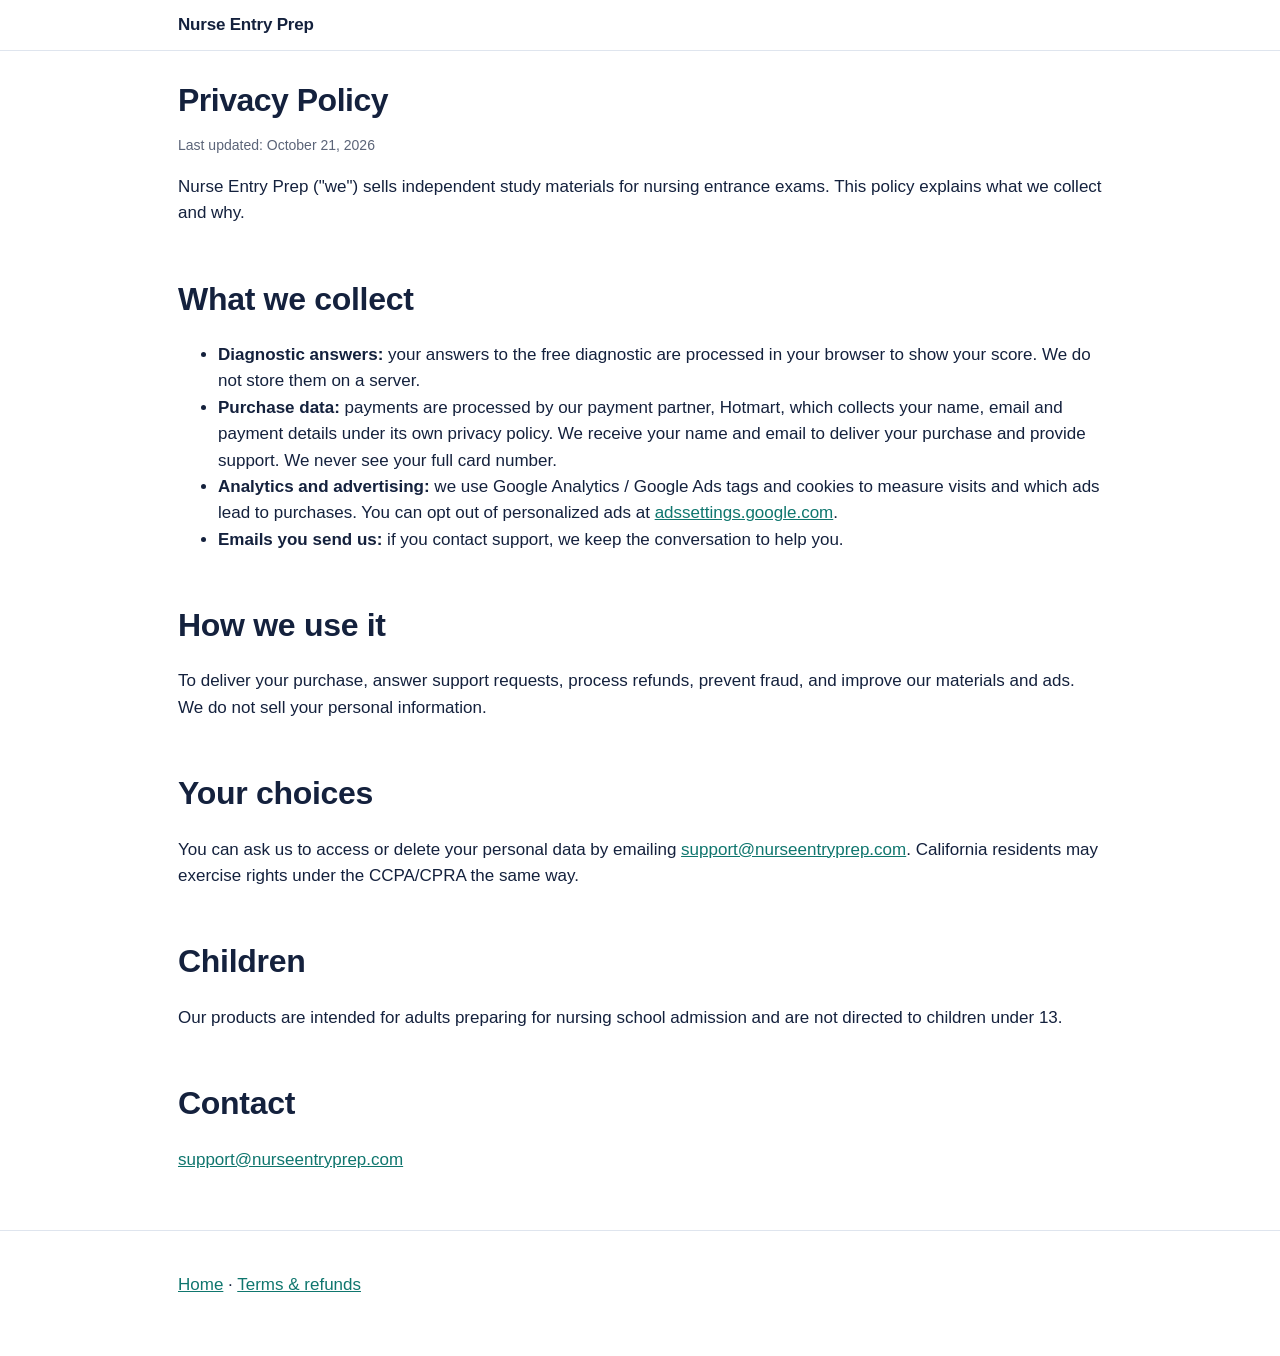
<file: privacy.html>
<!doctype html><html lang="en"><head><meta charset="utf-8"><meta name="viewport" content="width=device-width, initial-scale=1"><title>Privacy Policy | Nurse Entry Prep</title><link rel="stylesheet" href="style.css?v=6"><script async src="https://www.googletagmanager.com/gtag/js?id=AW-18529758132"></script>
<script>window.dataLayer=window.dataLayer||[];function gtag(){dataLayer.push(arguments);}gtag('js',new Date());gtag('config','AW-18529758132');</script>
<link rel="icon" href="/favicon.svg" type="image/svg+xml">
<link rel="icon" href="/favicon.png" type="image/png">
<link rel="apple-touch-icon" href="/apple-touch-icon.png">
<meta property="og:site_name" content="Nurse Entry Prep">
<meta property="og:title" content="TEAS 7 Practice Tests &amp; Study Guide | Nurse Entry Prep">
<meta property="og:description" content="Two full-length timed TEAS 7 practice exams with score reports, every answer explained, study guide and 4-week plan. One-time $49.">
<meta property="og:image" content="https://nurseentryprep.com/img/og.png">
<meta property="og:type" content="website">
<meta name="twitter:card" content="summary_large_image">
</head>
<body><header class="top"><div class="wrap row"><a class="brand" href="index.html">Nurse Entry Prep</a></div></header>
<main class="wrap legal"><h1>Privacy Policy</h1><p class="fine">Last updated: October 21, 2026</p>
<p>Nurse Entry Prep ("we") sells independent study materials for nursing entrance exams. This policy explains what we collect and why.</p>
<h2>What we collect</h2>
<ul><li><strong>Diagnostic answers:</strong> your answers to the free diagnostic are processed in your browser to show your score. We do not store them on a server.</li>
<li><strong>Purchase data:</strong> payments are processed by our payment partner, Hotmart, which collects your name, email and payment details under its own privacy policy. We receive your name and email to deliver your purchase and provide support. We never see your full card number.</li>
<li><strong>Analytics and advertising:</strong> we use Google Analytics / Google Ads tags and cookies to measure visits and which ads lead to purchases. You can opt out of personalized ads at <a href="https://adssettings.google.com">adssettings.google.com</a>.</li>
<li><strong>Emails you send us:</strong> if you contact support, we keep the conversation to help you.</li></ul>
<h2>How we use it</h2><p>To deliver your purchase, answer support requests, process refunds, prevent fraud, and improve our materials and ads. We do not sell your personal information.</p>
<h2>Your choices</h2><p>You can ask us to access or delete your personal data by emailing <a href="mailto:support@nurseentryprep.com">support@nurseentryprep.com</a>. California residents may exercise rights under the CCPA/CPRA the same way.</p>
<h2>Children</h2><p>Our products are intended for adults preparing for nursing school admission and are not directed to children under 13.</p>
<h2>Contact</h2><p><a href="mailto:support@nurseentryprep.com">support@nurseentryprep.com</a></p></main>
<footer class="foot"><div class="wrap"><p><a href="index.html">Home</a> · <a href="terms.html">Terms &amp; refunds</a></p></div></footer></body></html>
</file>
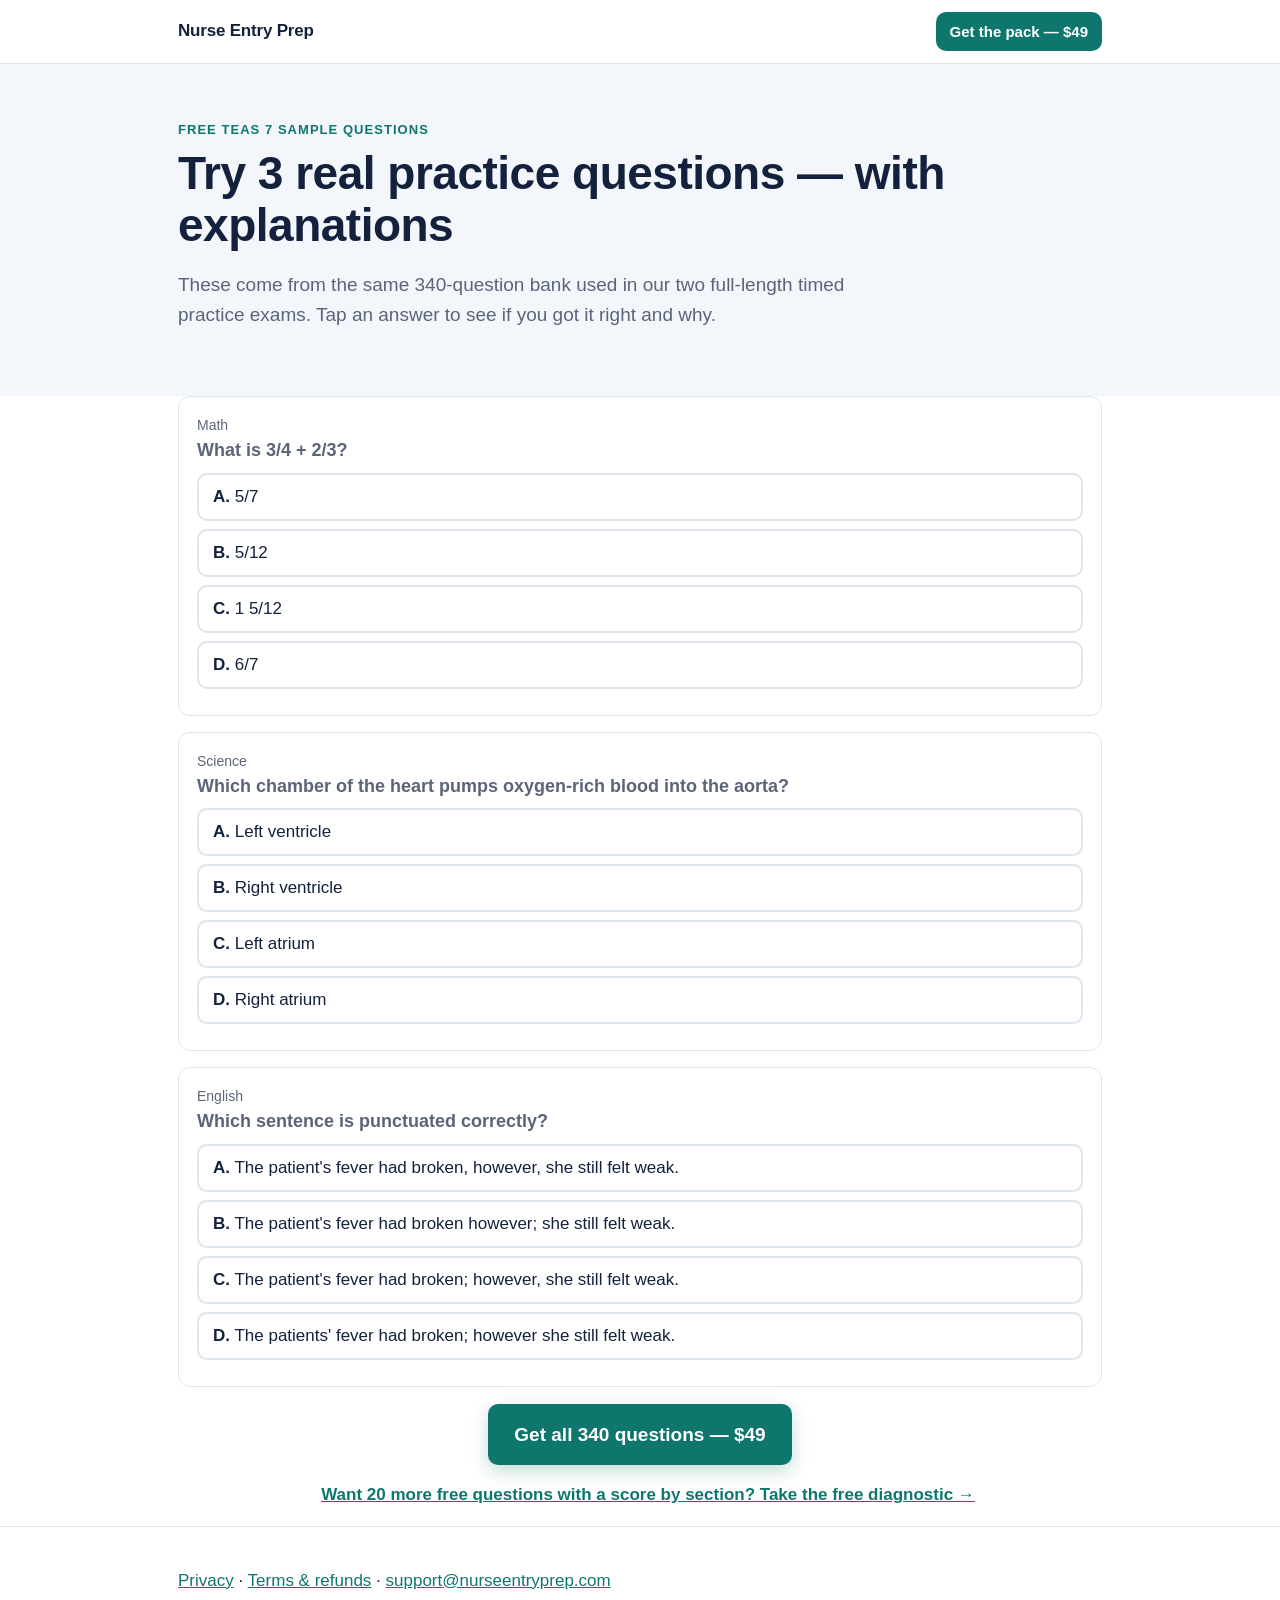
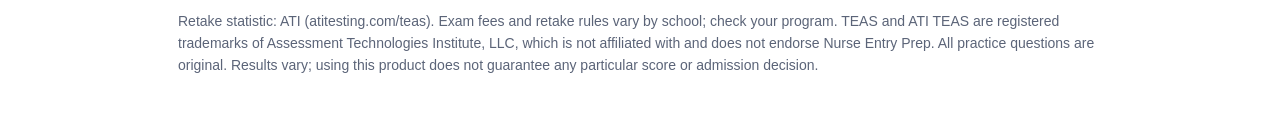
<file: sample.html>
<!doctype html>
<html lang="en">
<head>
<meta charset="utf-8">
<meta name="viewport" content="width=device-width, initial-scale=1">
<title>Free TEAS 7 Sample Questions with Answers | Nurse Entry Prep</title>
<meta name="description" content="Try real TEAS 7-style practice questions in Math, Science and English with instant answers and explanations.">
<link rel="canonical" href="https://nurseentryprep.com/sample.html">
<link rel="stylesheet" href="style.css?v=6">
<script async src="https://www.googletagmanager.com/gtag/js?id=AW-18529758132"></script>
<script>window.dataLayer=window.dataLayer||[];function gtag(){dataLayer.push(arguments);}gtag('js',new Date());gtag('config','AW-18529758132');</script>
<link rel="icon" href="/favicon.svg" type="image/svg+xml">
<link rel="icon" href="/favicon.png" type="image/png">
<link rel="apple-touch-icon" href="/apple-touch-icon.png">
<meta property="og:site_name" content="Nurse Entry Prep">
<meta property="og:title" content="TEAS 7 Practice Tests &amp; Study Guide | Nurse Entry Prep">
<meta property="og:description" content="Two full-length timed TEAS 7 practice exams with score reports, every answer explained, study guide and 4-week plan. One-time $49.">
<meta property="og:image" content="https://nurseentryprep.com/img/og.png">
<meta property="og:type" content="website">
<meta name="twitter:card" content="summary_large_image">
</head>
<body>
<header class="top">
  <div class="wrap row">
    <a class="brand" href="index.html">Nurse Entry Prep</a>
    <a class="btn small" href="https://pay.hotmart.com/X108135579B" data-checkout>Get the pack — $49</a>
  </div>
</header>
<main>
<section class="hero"><div class="wrap"><p class="eyebrow">Free TEAS 7 sample questions</p><h1>Try 3 real practice questions — with explanations</h1>
<p class="lead">These come from the same 340-question bank used in our two full-length timed practice exams. Tap an answer to see if you got it right and why.</p></div></section>
<section class="wrap sample" id="sample"><div id="sampleq"></div>
<p class="center"><a class="btn big" href="https://pay.hotmart.com/X108135579B" data-checkout>Get all 340 questions — $49</a></p>
<p class="center"><a class="link" href="diagnostic.html">Want 20 more free questions with a score by section? Take the free diagnostic →</a></p></section>
</main>
<div class="sticky-cta"><a class="btn wide" href="https://pay.hotmart.com/X108135579B" data-checkout>Get the Practice Pack — $49</a></div>
<footer class="foot">
  <div class="wrap">
    <p><a href="privacy.html">Privacy</a> · <a href="terms.html">Terms &amp; refunds</a> · <a href="mailto:support@nurseentryprep.com">support@nurseentryprep.com</a></p>
    <p class="fine">Retake statistic: ATI (atitesting.com/teas). Exam fees and retake rules vary by school; check your program. TEAS and ATI TEAS are registered trademarks of Assessment Technologies Institute, LLC, which is not affiliated with and does not endorse Nurse Entry Prep. All practice questions are original. Results vary; using this product does not guarantee any particular score or admission decision.</p>
  </div>
</footer>
<script src="sample.js?v=1"></script>
<script src="track.js?v=6"></script>
</body>
</html>
</file>
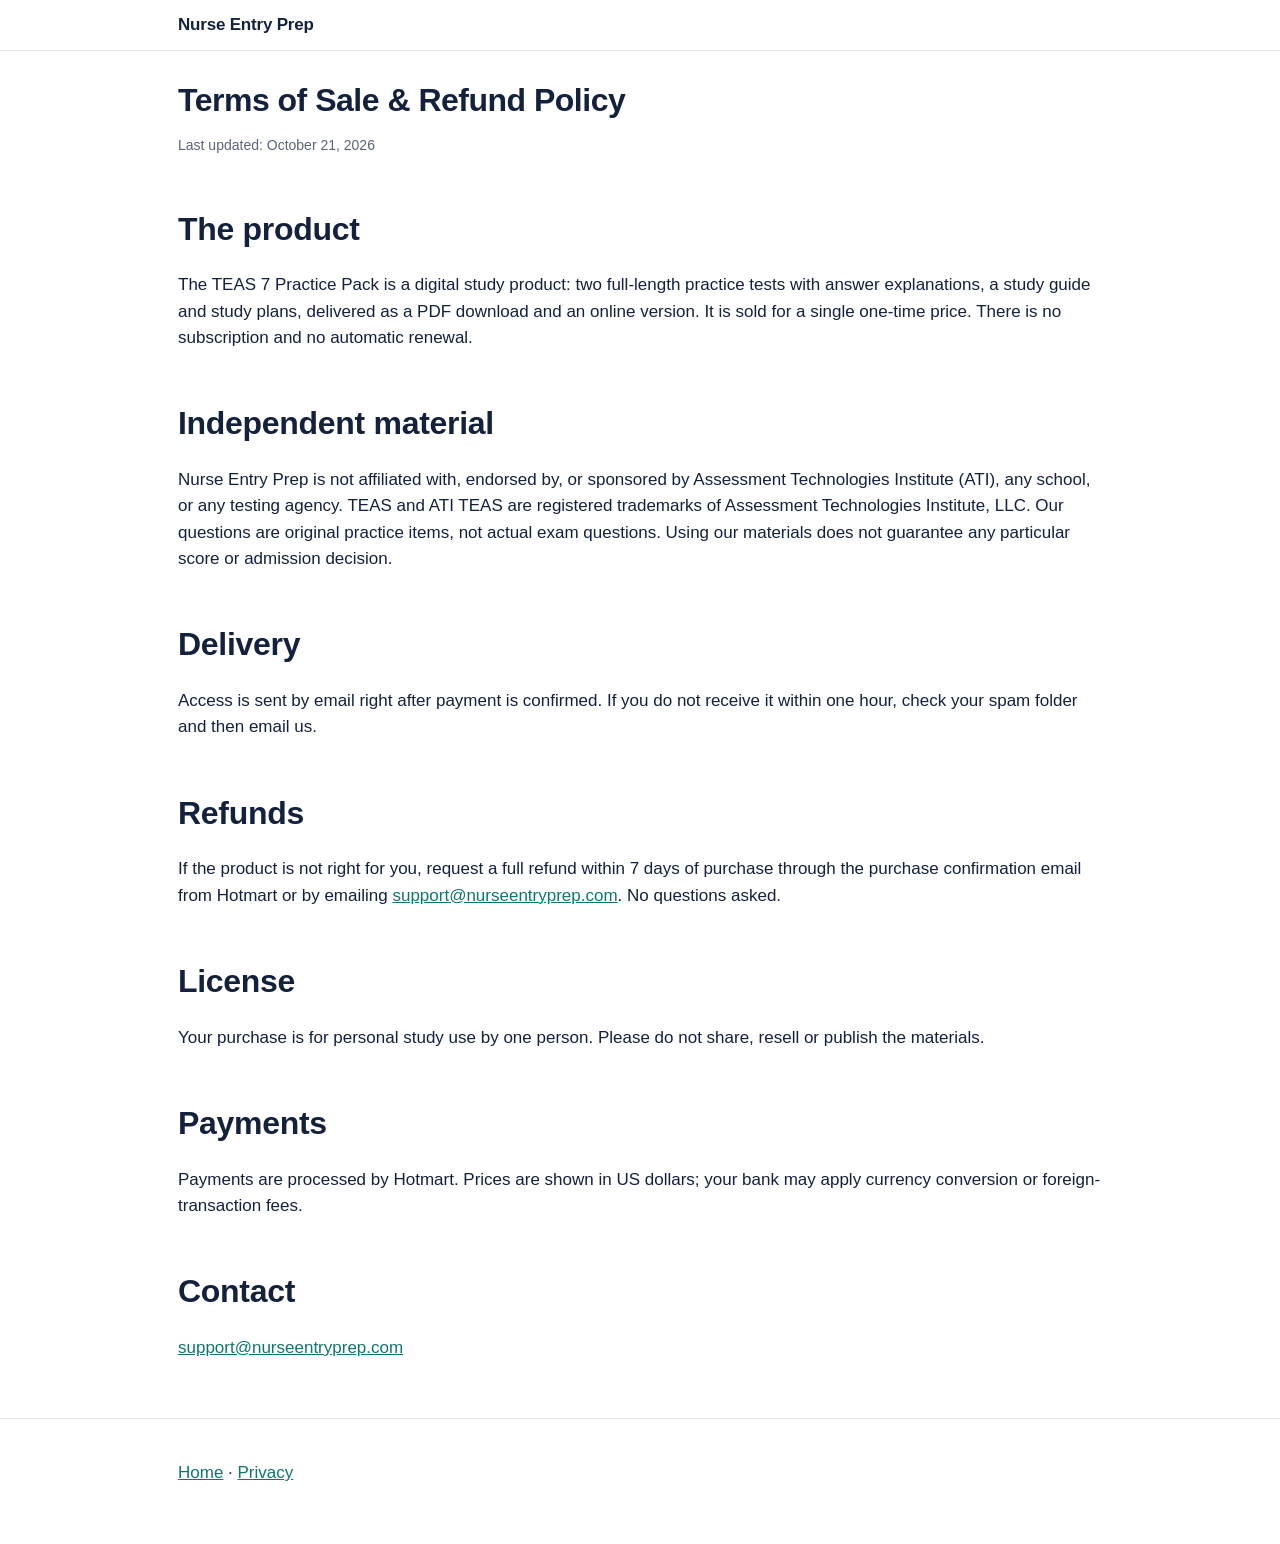
<file: terms.html>
<!doctype html><html lang="en"><head><meta charset="utf-8"><meta name="viewport" content="width=device-width, initial-scale=1"><title>Terms &amp; Refunds | Nurse Entry Prep</title><link rel="stylesheet" href="style.css?v=6"><script async src="https://www.googletagmanager.com/gtag/js?id=AW-18529758132"></script>
<script>window.dataLayer=window.dataLayer||[];function gtag(){dataLayer.push(arguments);}gtag('js',new Date());gtag('config','AW-18529758132');</script>
<link rel="icon" href="/favicon.svg" type="image/svg+xml">
<link rel="icon" href="/favicon.png" type="image/png">
<link rel="apple-touch-icon" href="/apple-touch-icon.png">
<meta property="og:site_name" content="Nurse Entry Prep">
<meta property="og:title" content="TEAS 7 Practice Tests &amp; Study Guide | Nurse Entry Prep">
<meta property="og:description" content="Two full-length timed TEAS 7 practice exams with score reports, every answer explained, study guide and 4-week plan. One-time $49.">
<meta property="og:image" content="https://nurseentryprep.com/img/og.png">
<meta property="og:type" content="website">
<meta name="twitter:card" content="summary_large_image">
</head>
<body><header class="top"><div class="wrap row"><a class="brand" href="index.html">Nurse Entry Prep</a></div></header>
<main class="wrap legal"><h1>Terms of Sale &amp; Refund Policy</h1><p class="fine">Last updated: October 21, 2026</p>
<h2>The product</h2><p>The TEAS 7 Practice Pack is a digital study product: two full-length practice tests with answer explanations, a study guide and study plans, delivered as a PDF download and an online version. It is sold for a single one-time price. There is no subscription and no automatic renewal.</p>
<h2>Independent material</h2><p>Nurse Entry Prep is not affiliated with, endorsed by, or sponsored by Assessment Technologies Institute (ATI), any school, or any testing agency. TEAS and ATI TEAS are registered trademarks of Assessment Technologies Institute, LLC. Our questions are original practice items, not actual exam questions. Using our materials does not guarantee any particular score or admission decision.</p>
<h2>Delivery</h2><p>Access is sent by email right after payment is confirmed. If you do not receive it within one hour, check your spam folder and then email us.</p>
<h2>Refunds</h2><p>If the product is not right for you, request a full refund within 7 days of purchase through the purchase confirmation email from Hotmart or by emailing <a href="mailto:support@nurseentryprep.com">support@nurseentryprep.com</a>. No questions asked.</p>
<h2>License</h2><p>Your purchase is for personal study use by one person. Please do not share, resell or publish the materials.</p>
<h2>Payments</h2><p>Payments are processed by Hotmart. Prices are shown in US dollars; your bank may apply currency conversion or foreign-transaction fees.</p>
<h2>Contact</h2><p><a href="mailto:support@nurseentryprep.com">support@nurseentryprep.com</a></p></main>
<footer class="foot"><div class="wrap"><p><a href="index.html">Home</a> · <a href="privacy.html">Privacy</a></p></div></footer></body></html>
</file>
<file: style.css>
:root{--ink:#14213d;--muted:#5b6478;--bg:#ffffff;--soft:#f3f6fb;--brand:#0f766e;--brand-d:#0b5d57;--line:#dfe5ee;--ok:#15803d;--bad:#b91c1c;--warn:#b45309}
*{box-sizing:border-box}
body{margin:0;font-family:-apple-system,BlinkMacSystemFont,"Segoe UI",Roboto,Helvetica,Arial,sans-serif;color:var(--ink);background:var(--bg);line-height:1.55;font-size:17px}
.wrap{max-width:960px;margin:0 auto;padding:0 18px}
.row{display:flex;align-items:center;justify-content:space-between}
a{color:var(--brand)}
.top{border-bottom:1px solid var(--line);padding:12px 0;background:#fff;position:sticky;top:0;z-index:5}
.brand{font-weight:800;text-decoration:none;color:var(--ink);letter-spacing:-.2px}
.btn{display:inline-block;background:var(--brand);color:#fff;text-decoration:none;font-weight:700;padding:14px 22px;border-radius:10px;border:0;cursor:pointer;font-size:17px}
.btn:hover{background:var(--brand-d)}
.btn.small{padding:8px 14px;font-size:15px}
.btn.wide{display:block;text-align:center}
.btn.ghost{background:#fff;color:var(--brand);border:2px solid var(--brand)}
.link{margin-left:16px;font-weight:600}
.hero{background:var(--soft);padding:56px 0 48px}
.eyebrow{text-transform:uppercase;font-size:13px;letter-spacing:.08em;color:var(--brand);font-weight:700;margin:0 0 8px}
h1{font-size:clamp(30px,5vw,46px);line-height:1.12;margin:0 0 16px;letter-spacing:-.5px}
h2{font-size:clamp(24px,3.4vw,32px);margin:48px 0 18px;letter-spacing:-.3px}
h3{margin:0 0 8px;font-size:19px}
.lead{font-size:19px;color:var(--muted);max-width:680px}
.cta-row{margin:24px 0 8px;display:flex;flex-wrap:wrap;align-items:center;gap:8px}
.fine{font-size:14px;color:var(--muted)}
.grid3{display:grid;grid-template-columns:repeat(auto-fit,minmax(240px,1fr));gap:16px}
.card{border:1px solid var(--line);border-radius:12px;padding:18px;background:#fff}
.card p{margin:0;color:var(--muted)}
.pack-box{display:grid;grid-template-columns:1.6fr 1fr;gap:24px;border:2px solid var(--brand);border-radius:14px;padding:24px}
@media(max-width:760px){.pack-box{grid-template-columns:1fr}.link{margin-left:0}}
.checks{list-style:none;padding:0;margin:0}
.checks li{padding:8px 0 8px 30px;position:relative;border-bottom:1px solid var(--line)}
.checks li:last-child{border-bottom:0}
.checks li:before{content:"✓";position:absolute;left:4px;top:8px;color:var(--brand);font-weight:800}
.price{background:var(--soft);border-radius:12px;padding:20px;align-self:start}
.amount{font-size:48px;font-weight:800;margin:0;line-height:1}
.sub{color:var(--muted);margin:6px 0 16px}
table{border-collapse:collapse;width:100%;max-width:620px}
th,td{text-align:left;padding:10px;border-bottom:1px solid var(--line)}
details{border:1px solid var(--line);border-radius:10px;padding:14px 16px;margin-bottom:10px}
summary{font-weight:700;cursor:pointer}
.final{background:var(--ink);color:#fff;text-align:center;padding:44px 0;margin-top:56px}
.final h2{margin-top:0}
.final .btn{background:#fff;color:var(--ink)}
.foot{padding:24px 0 40px;border-top:1px solid var(--line)}
.legal h1{font-size:32px;margin-top:32px}
.legal{padding-bottom:40px}
/* quiz */
.quiz{max-width:760px;margin:0 auto;padding:24px 18px 60px}
.progress{height:8px;background:var(--line);border-radius:8px;overflow:hidden;margin:8px 0 18px}
.progress span{display:block;height:100%;background:var(--brand);width:0}
.qmeta{font-size:14px;color:var(--muted);display:flex;justify-content:space-between}
.passage{background:var(--soft);border-left:4px solid var(--brand);padding:14px 16px;border-radius:8px;margin:12px 0;white-space:pre-wrap;font-size:16px}
.stem{font-size:19px;font-weight:600;margin:14px 0}
.choice{display:block;width:100%;text-align:left;background:#fff;border:2px solid var(--line);border-radius:10px;padding:12px 14px;margin:8px 0;font-size:17px;cursor:pointer;color:var(--ink)}
.choice:hover{border-color:var(--brand)}
.choice.sel{border-color:var(--brand);background:#ecfdf9}
.choice.right{border-color:var(--ok);background:#f0fdf4}
.choice.wrong{border-color:var(--bad);background:#fef2f2}
.explain{background:#fffbeb;border:1px solid #fde68a;border-radius:10px;padding:12px 14px;margin-top:12px}
.nav{display:flex;justify-content:space-between;margin-top:18px;gap:10px}
.score-big{font-size:56px;font-weight:800;margin:8px 0}
.bars .bar{margin:10px 0}
.bars .track{height:14px;background:var(--line);border-radius:8px;overflow:hidden}
.bars .fill{height:100%;background:var(--brand)}
.bars .fill.low{background:var(--bad)}.bars .fill.mid{background:var(--warn)}
.offer{border:2px solid var(--brand);border-radius:14px;padding:20px;margin-top:24px;background:#fff}
input.fill{font-size:18px;padding:10px;border:2px solid var(--line);border-radius:8px;width:220px}
/* v5 persuasive landing */
.hero2{background:linear-gradient(160deg,#ecfdf9 0%,#f3f6fb 60%);padding:48px 0}
.hero-grid{display:grid;grid-template-columns:1.25fr 1fr;gap:32px;align-items:center}
@media(max-width:860px){.hero-grid{grid-template-columns:1fr}}
.hl{color:var(--brand)}
.btn.big{font-size:19px;padding:16px 26px;box-shadow:0 6px 18px rgba(15,118,110,.25)}
.report-mock{background:#fff;border:1px solid var(--line);border-radius:16px;padding:20px;box-shadow:0 12px 30px rgba(20,33,61,.12)}
.mock-title{font-weight:700;margin:0 0 4px;color:var(--muted);font-size:14px;text-transform:uppercase;letter-spacing:.05em}
.mock-score{font-size:52px;font-weight:800;margin:0 0 8px}
.mbar{display:grid;grid-template-columns:72px 1fr 44px;gap:8px;align-items:center;margin:8px 0;font-size:14px}
.mbar b{display:block;height:12px;border-radius:8px;background:var(--brand)}
.mbar b.mid{background:var(--warn)}.mbar b.low{background:var(--bad)}
.mbar em{font-style:normal;color:var(--muted);text-align:right}
.mock-tip{background:#fff7ed;border:1px solid #fed7aa;border-radius:8px;padding:8px 10px;font-size:14px;margin:12px 0 6px}
.mock-note{font-size:12px;color:var(--muted);margin:0}
.pain .card.warn{border-color:#fecaca;background:#fffafa}
.big-num{font-size:30px;font-weight:800;color:var(--bad);margin:0 0 6px}
.center{text-align:center}.strong{font-weight:700;font-size:19px;margin-top:20px}
.dream{background:var(--ink);color:#fff;padding:44px 0;margin-top:48px}
.dream h2{margin-top:0}.dream em{color:#5eead4;font-style:normal}
.dream p{font-size:19px;max-width:760px;color:#dbe4f3}
.step{width:36px;height:36px;border-radius:50%;background:var(--brand);color:#fff;font-weight:800;display:flex;align-items:center;justify-content:center;margin:0 0 10px}
.anchor{color:var(--muted);text-decoration:line-through;margin:0 0 6px;font-size:15px}
.guarantee{margin-top:14px;background:#f0fdf4;border:1px solid #bbf7d0;border-radius:10px;padding:10px 12px;font-size:14px}
.urgency{background:#fffbeb;border:1px solid #fde68a;border-radius:14px;padding:4px 22px 24px;margin-top:48px}
.final .light{color:#cbd5e1}.light-link{color:#5eead4}
.sticky-cta{display:none}
@media(max-width:760px){.sticky-cta{display:block;position:fixed;left:0;right:0;bottom:0;padding:10px 14px;background:rgba(255,255,255,.96);border-top:1px solid var(--line);z-index:20}body{padding-bottom:72px}}
/* v6: screenshots, sample, bonuses, secure */
.shots-grid{display:grid;grid-template-columns:repeat(3,1fr);gap:18px}
@media(max-width:860px){.shots-grid{grid-template-columns:1fr;max-width:400px;margin:0 auto}}
.shots figure{margin:0;background:#fff;border:1px solid var(--line);border-radius:18px;padding:10px;box-shadow:0 10px 24px rgba(20,33,61,.08)}
.shots img{width:100%;height:auto;border-radius:12px;display:block}
.shots figcaption{font-size:15px;color:var(--muted);padding:10px 4px 2px}
.shots figcaption strong{display:block;color:var(--ink);font-size:17px}
.sample .sq{margin-bottom:16px}
.sample .stem{font-size:18px}
.bonuses{grid-column:1/-1;border-top:1px dashed var(--line);padding-top:12px;margin-top:4px}
.bonus-title{font-weight:800;margin:0 0 8px;text-transform:uppercase;font-size:13px;letter-spacing:.06em;color:var(--brand)}
.bonuses p{margin:6px 0}
.bonus-tag{display:inline-block;background:var(--brand);color:#fff;font-size:12px;font-weight:700;border-radius:6px;padding:2px 8px;margin-right:4px}
.secure{font-size:13px;color:var(--muted);text-align:center;margin:10px 0 0}
</file>
